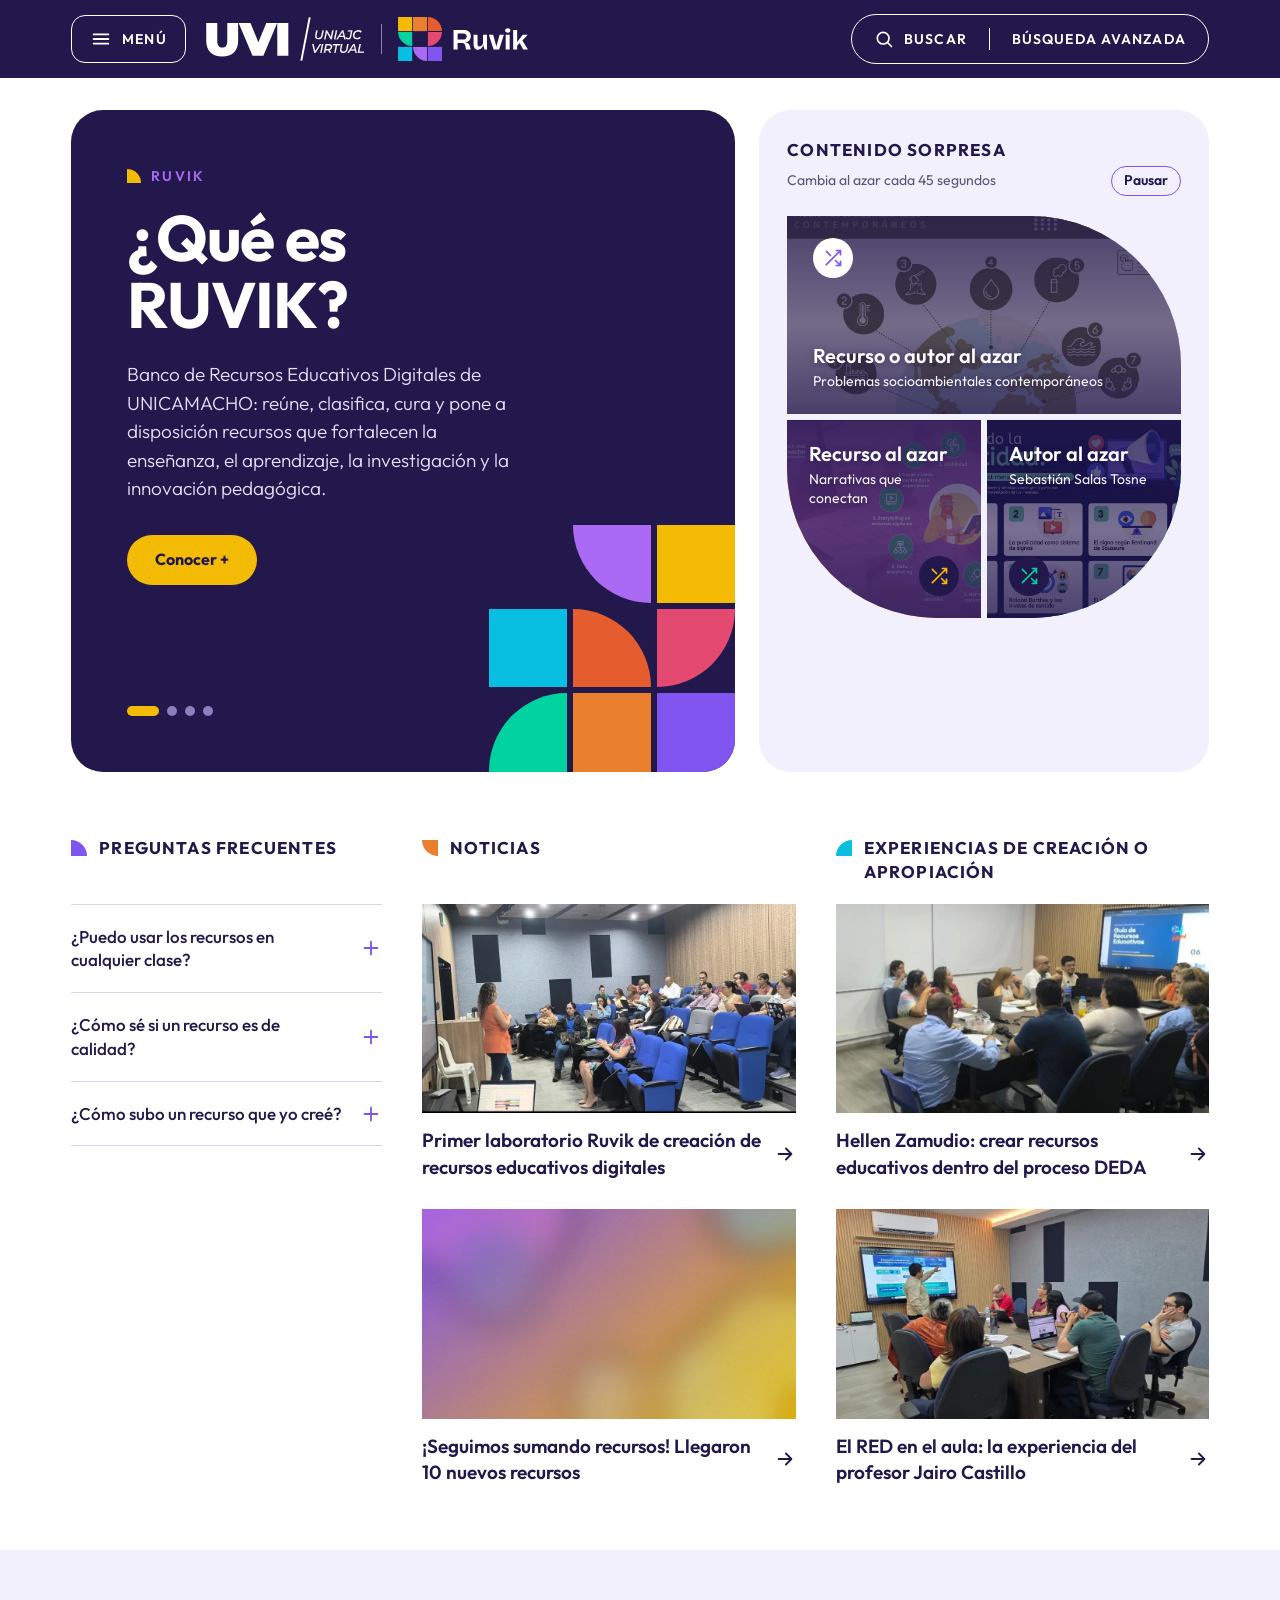
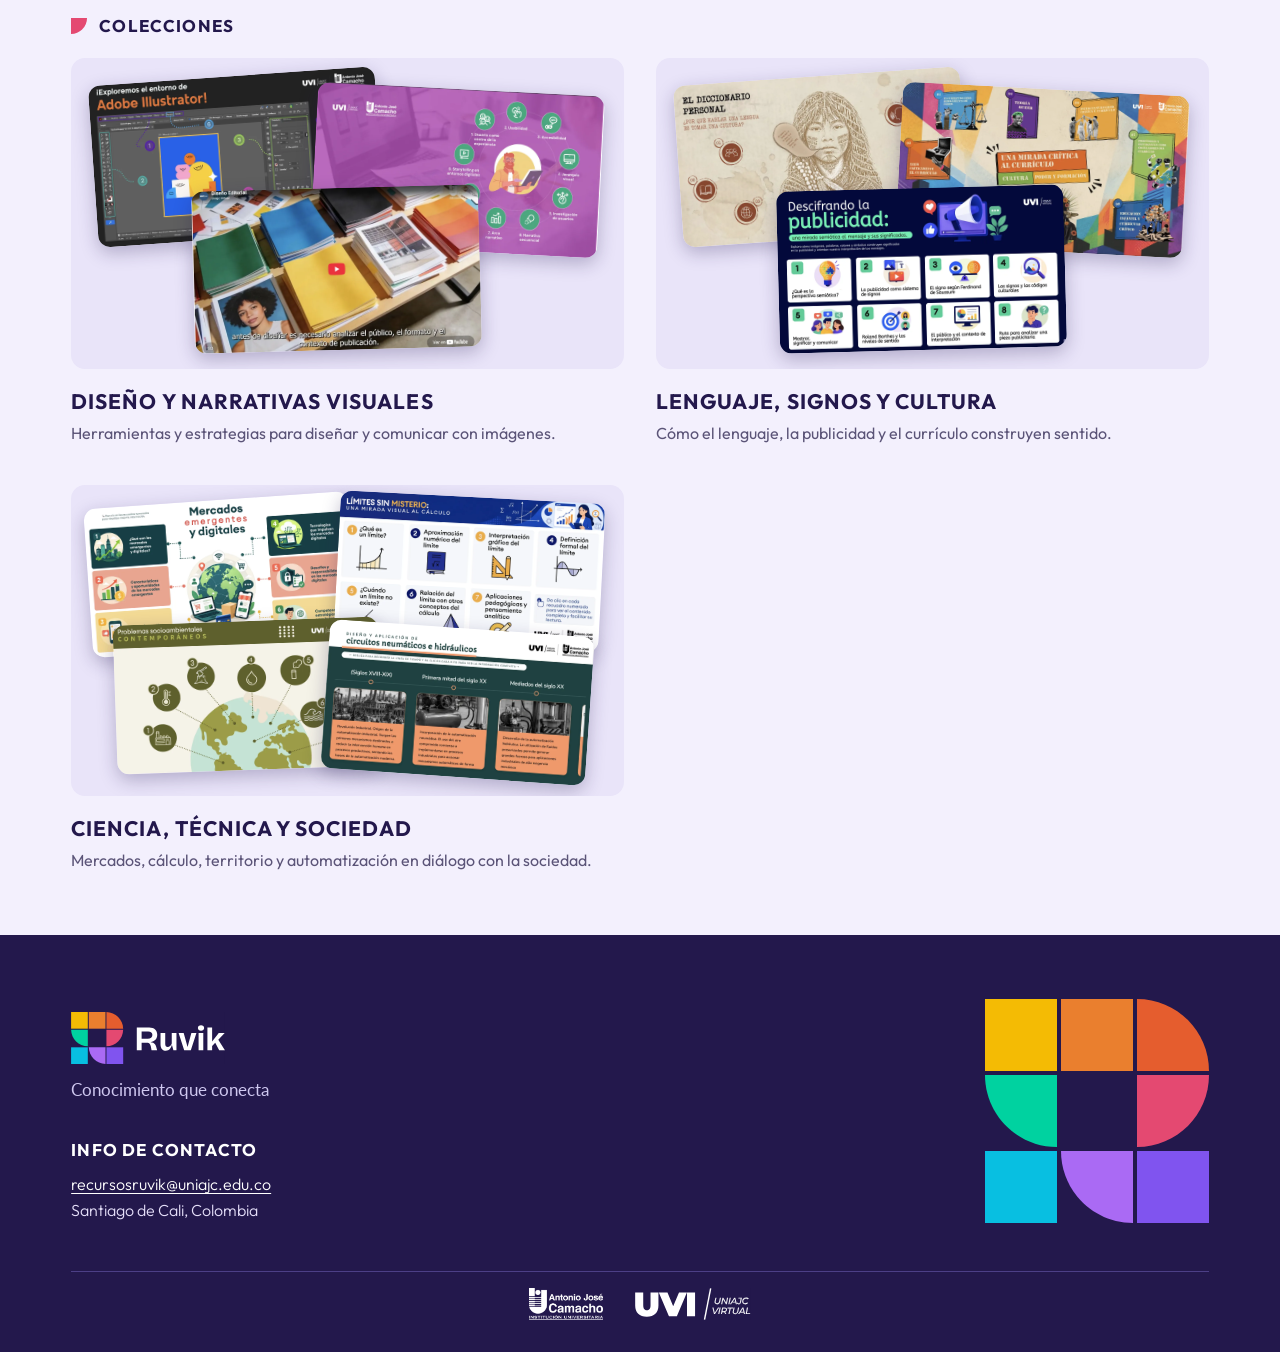
<file: docs/index.html>
<!doctype html>
<html lang="es">
<head>
  <meta charset="utf-8">
  <meta name="viewport" content="width=device-width, initial-scale=1">
  <title>RUVIK · Conocimiento que conecta</title>
  <meta name="description" content="RUVIK: un ecosistema digital para organizar, consultar, compartir y reutilizar recursos educativos. Institución Universitaria Antonio José Camacho.">
  <meta name="theme-color" content="#23184c">
  <link rel="icon" href="assets/img/mosaic-footer.svg" type="image/svg+xml">

  <link rel="preconnect" href="https://fonts.googleapis.com">
  <link rel="preconnect" href="https://fonts.gstatic.com" crossorigin>
  <link rel="stylesheet" href="https://fonts.googleapis.com/css2?family=Lato:wght@400&family=Outfit:wght@300;400;500;600;700&display=swap">

  <link rel="stylesheet" href="css/tokens.css">
  <link rel="stylesheet" href="css/base.css">
  <link rel="stylesheet" href="css/components.css">
  <link rel="stylesheet" href="css/layout.css">

  <script src="js/data.js" defer></script>
  <script src="js/main.js" defer></script>
</head>
<body>
  <a class="skip-link" href="#contenido">Saltar al contenido</a>

  <!-- ===================== Header ===================== -->
  <header class="site-header on-dark" id="inicio">
    <div class="container site-header__inner">
      <div class="site-header__left">
        <button class="header-btn header-btn--outlined" type="button" id="menu-toggle" aria-expanded="false" aria-controls="menu">
          <img class="header-btn__icon" src="assets/icons/menu.svg" width="22" height="22" alt="">
          <span class="header-btn__label t-label-button">Menú</span>
        </button>
        <div class="site-header__logos">
          <img class="site-header__logo-uniajc" src="assets/logos/uniajc-virtual.svg" width="158" height="44" alt="UNIAJC Virtual">
          <span class="site-header__divider" aria-hidden="true"></span>
          <a href="#inicio" aria-label="RUVIK, ir al inicio">
            <img src="assets/logos/ruvik.svg" width="130" height="44" alt="">
          </a>
        </div>
      </div>

      <div class="search-group">
        <button class="header-btn header-btn--segment" type="button" aria-label="Buscar" aria-haspopup="dialog" aria-controls="search" data-search-open>
          <img class="header-btn__icon" src="assets/icons/search.svg" width="20" height="20" alt="">
          <span class="header-btn__label t-label-button" aria-hidden="true">Buscar</span>
        </button>
        <span class="search-group__divider" aria-hidden="true"></span>
        <a class="header-btn header-btn--segment search-group__advanced" href="busqueda.html">
          <span class="t-label-button">Búsqueda avanzada</span>
        </a>
      </div>
    </div>
  </header>

  <main id="contenido">
    <!-- ===================== Hero + Contenido sorpresa ===================== -->
    <div class="container hero-section">
      <section class="hero on-dark" aria-roledescription="carrusel" aria-label="Presentación de RUVIK">
        <div class="hero__body">
          <div class="hero__slides">
            <div class="hero__slide is-active" role="group" aria-roledescription="diapositiva" aria-label="1 de 4">
              <div class="hero__copy">
                <div class="hero__titleblock">
                  <p class="hero__eyebrow t-heading-eyebrow"><span class="hero__marker" aria-hidden="true"></span>RUVIK</p>
                  <h1 class="hero__title t-display-h1">¿Qué es RUVIK?</h1>
                </div>
                <p class="hero__text t-body-lead">Banco de Recursos Educativos Digitales de UNICAMACHO: reúne, clasifica, cura y pone a disposición recursos que fortalecen la enseñanza, el aprendizaje, la investigación y la innovación pedagógica.</p>
              </div>
              <a class="btn-cta t-label-cta" href="que-es.html">Conocer +</a>
            </div>

            <div class="hero__slide" role="group" aria-roledescription="diapositiva" aria-label="2 de 4">
              <div class="hero__copy">
                <div class="hero__titleblock">
                  <p class="hero__eyebrow t-heading-eyebrow"><span class="hero__marker" aria-hidden="true"></span>RUVIK</p>
                  <h2 class="hero__title t-display-h1">Un banco abierto y cerrado</h2>
                </div>
                <p class="hero__text t-body-lead">Recursos educativos abiertos para consultar, descargar, reutilizar y adaptar, y recursos de uso interno validados con los lineamientos pedagógicos de UNICAMACHO.</p>
              </div>
              <a class="btn-cta t-label-cta" href="que-es.html#abierto-cerrado">Conocer +</a>
            </div>

            <div class="hero__slide" role="group" aria-roledescription="diapositiva" aria-label="3 de 4">
              <div class="hero__copy">
                <div class="hero__titleblock">
                  <p class="hero__eyebrow t-heading-eyebrow"><span class="hero__marker" aria-hidden="true"></span>RUVIK</p>
                  <h2 class="hero__title t-display-h1">Explora o busca directo</h2>
                </div>
                <p class="hero__text t-body-lead">Navega libremente por colecciones y curadurías, o usa la búsqueda avanzada si ya sabes qué recurso, tema o contenido necesitas.</p>
              </div>
              <a class="btn-cta t-label-cta" href="busqueda.html">Conocer +</a>
            </div>

            <div class="hero__slide" role="group" aria-roledescription="diapositiva" aria-label="4 de 4">
              <div class="hero__copy">
                <div class="hero__titleblock">
                  <p class="hero__eyebrow t-heading-eyebrow"><span class="hero__marker" aria-hidden="true"></span>RUVIK</p>
                  <h2 class="hero__title t-display-h1">Una comunidad en torno al conocimiento</h2>
                </div>
                <p class="hero__text t-body-lead">Conoce a quienes crean los recursos, comparte tus experiencias de uso y conversa en los comentarios de cada recurso.</p>
              </div>
              <a class="btn-cta t-label-cta" href="autores.html">Conocer +</a>
            </div>
          </div>

          <div class="hero__dots" role="group" aria-label="Elegir diapositiva">
            <button class="hero__dot" type="button" aria-label="Diapositiva 1" aria-current="true"></button>
            <button class="hero__dot" type="button" aria-label="Diapositiva 2"></button>
            <button class="hero__dot" type="button" aria-label="Diapositiva 3"></button>
            <button class="hero__dot" type="button" aria-label="Diapositiva 4"></button>
          </div>
        </div>

        <div class="hero__mosaics" aria-hidden="true">
          <div class="hero__mosaic mosaic is-active">
            <span class="cell"></span><span class="cell c-lilac cell--bl"></span><span class="cell c-yellow"></span>
            <span class="cell c-cyan"></span><span class="cell c-red-orange cell--tr"></span><span class="cell c-pink cell--br"></span>
            <span class="cell c-mint cell--tl"></span><span class="cell c-orange"></span><span class="cell c-violet"></span>
          </div>
          <div class="hero__mosaic mosaic">
            <span class="cell"></span><span class="cell c-red-orange cell--bl"></span><span class="cell c-pink"></span>
            <span class="cell c-mint"></span><span class="cell c-orange cell--tr"></span><span class="cell c-violet cell--br"></span>
            <span class="cell c-lilac cell--tl"></span><span class="cell c-yellow"></span><span class="cell c-cyan"></span>
          </div>
          <div class="hero__mosaic mosaic">
            <span class="cell"></span><span class="cell c-orange cell--bl"></span><span class="cell c-violet"></span>
            <span class="cell c-lilac"></span><span class="cell c-yellow cell--tr"></span><span class="cell c-cyan cell--br"></span>
            <span class="cell c-red-orange cell--tl"></span><span class="cell c-pink"></span><span class="cell c-mint"></span>
          </div>
          <div class="hero__mosaic mosaic">
            <span class="cell"></span><span class="cell c-yellow cell--bl"></span><span class="cell c-cyan"></span>
            <span class="cell c-red-orange"></span><span class="cell c-pink cell--tr"></span><span class="cell c-mint cell--br"></span>
            <span class="cell c-orange cell--tl"></span><span class="cell c-violet"></span><span class="cell c-lilac"></span>
          </div>
        </div>
      </section>

      <section class="surprise" id="sorpresa" aria-labelledby="sorpresa-title">
        <div class="surprise__heading">
          <h2 class="t-heading-section" id="sorpresa-title">Contenido sorpresa</h2>
          <div class="surprise__row">
            <p class="surprise__sub t-body-small" id="sorpresa-sub">Cambia al azar cada 45 segundos</p>
            <button class="surprise__toggle t-body-small" type="button" aria-pressed="false" aria-describedby="sorpresa-sub" data-surprise-toggle hidden>Pausar</button>
          </div>
        </div>
        <div class="surprise__tiles">
          <a class="tile tile--violet" href="#" data-random="any">
            <span class="tile__icon"><img src="assets/icons/shuffle-violet.svg" width="20" height="20" alt=""></span>
            <span class="tile__label t-body-tile">Recurso o autor al azar</span>
          </a>
          <a class="tile tile--yellow" href="#" data-random="resource">
            <span class="tile__label t-body-tile">Recurso al azar</span>
            <span class="tile__icon"><img src="assets/icons/shuffle-yellow.svg" width="20" height="20" alt=""></span>
          </a>
          <a class="tile tile--mint" href="#" data-random="author">
            <span class="tile__label t-body-tile">Autor al azar</span>
            <span class="tile__icon"><img src="assets/icons/shuffle-mint.svg" width="20" height="20" alt=""></span>
          </a>
        </div>
      </section>
    </div>

    <!-- ===================== FAQ · Noticias · Experiencias ===================== -->
    <div class="container content-grid">
      <section class="content-block content-block--faq" id="faq" aria-labelledby="faq-title">
        <h2 class="section-title" id="faq-title">
          <span class="section-title__marker cell c-violet cell--tr" aria-hidden="true"></span>
          <span class="section-title__text t-heading-section">Preguntas frecuentes</span>
        </h2>
        <div class="faq">
          <div class="faq__item">
            <h3>
              <button class="faq__button" type="button" aria-expanded="false" aria-controls="faq-1">
                <span class="faq__question t-body-faq">¿Puedo usar los recursos en cualquier clase?</span>
                <img class="faq__icon faq__icon--plus" src="assets/icons/plus.svg" width="22" height="22" alt="">
                <img class="faq__icon faq__icon--minus" src="assets/icons/minus.svg" width="22" height="22" alt="">
              </button>
            </h3>
            <div class="faq__answer t-body-default" id="faq-1" hidden>
              <p>Los recursos abiertos (REA) se pueden consultar, descargar, reutilizar y adaptar bajo licencias abiertas. Los recursos de uso interno fueron diseñados por expertos asociados y validados con los saberes y lineamientos pedagógicos de la institución, así que sirven de apoyo directo en tus clases.</p>
            </div>
          </div>
          <div class="faq__item">
            <h3>
              <button class="faq__button" type="button" aria-expanded="false" aria-controls="faq-2">
                <span class="faq__question t-body-faq">¿Cómo sé si un recurso es de calidad?</span>
                <img class="faq__icon faq__icon--plus" src="assets/icons/plus.svg" width="22" height="22" alt="">
                <img class="faq__icon faq__icon--minus" src="assets/icons/minus.svg" width="22" height="22" alt="">
              </button>
            </h3>
            <div class="faq__answer t-body-default" id="faq-2" hidden>
              <p>Cada recurso pasa por un proceso de curaduría que empieza con la Ficha No. 1 Ruvik, donde se revisa y completa su información. Además, RUVIK ofrece guías de uso y evaluación basadas en criterios de calidad reconocidos internacionalmente y ajustados a nuestro contexto.</p>
            </div>
          </div>
          <div class="faq__item">
            <h3>
              <button class="faq__button" type="button" aria-expanded="false" aria-controls="faq-3">
                <span class="faq__question t-body-faq">¿Cómo subo un recurso que yo creé?</span>
                <img class="faq__icon faq__icon--plus" src="assets/icons/plus.svg" width="22" height="22" alt="">
                <img class="faq__icon faq__icon--minus" src="assets/icons/minus.svg" width="22" height="22" alt="">
              </button>
            </h3>
            <div class="faq__answer t-body-default" id="faq-3" hidden>
              <p>El primer paso es diligenciar la Ficha No. 1 Ruvik, que inicia la curaduría del recurso antes de publicarlo. RUVIK también promoverá talleres y laboratorios de creación de recursos educativos digitales. Escríbenos a recursosruvik@uniajc.edu.co.</p>
            </div>
          </div>
        </div>
      </section>

      <section class="content-block" id="noticias" aria-labelledby="noticias-title">
        <h2 class="section-title" id="noticias-title">
          <span class="section-title__marker cell c-orange cell--bl" aria-hidden="true"></span>
          <span class="section-title__text t-heading-section">Noticias</span>
        </h2>
        <ul class="card-list">
          <li>
            <a class="card-news" href="articulo.html?t=noticia-1">
              <img class="card-news__image" src="assets/img/noticia-laboratorio-ruvik.webp" width="960" height="540" loading="lazy" alt="">
              <div class="card-news__row">
                <h3 class="card-news__title t-body-card-title">Primer laboratorio Ruvik de creación de recursos educativos digitales</h3>
                <span class="arrow" aria-hidden="true">
                  <img class="arrow__default" src="assets/icons/arrow.svg" width="22" height="22" alt="">
                  <img class="arrow__hover" src="assets/icons/arrow-hover.svg" width="22" height="22" alt="">
                </span>
              </div>
            </a>
          </li>
          <li>
            <a class="card-news" href="articulo.html?t=noticia-2">
              <img class="card-news__image" src="assets/img/placeholder-noticia-2.jpg" width="960" height="540" loading="lazy" alt="">
              <div class="card-news__row">
                <h3 class="card-news__title t-body-card-title">¡Seguimos sumando recursos! Llegaron 10 nuevos recursos</h3>
                <span class="arrow" aria-hidden="true">
                  <img class="arrow__default" src="assets/icons/arrow.svg" width="22" height="22" alt="">
                  <img class="arrow__hover" src="assets/icons/arrow-hover.svg" width="22" height="22" alt="">
                </span>
              </div>
            </a>
          </li>
        </ul>
      </section>

      <section class="content-block" id="experiencias" aria-labelledby="experiencias-title">
        <h2 class="section-title" id="experiencias-title">
          <span class="section-title__marker cell c-cyan cell--tl" aria-hidden="true"></span>
          <span class="section-title__text t-heading-section">Experiencias de creación o apropiación</span>
        </h2>
        <ul class="card-list">
          <li>
            <a class="card-news" href="articulo.html?t=experiencia-1">
              <img class="card-news__image" src="assets/img/experiencia-hellen-zamudio.webp" width="960" height="540" loading="lazy" alt="">
              <div class="card-news__row">
                <h3 class="card-news__title t-body-card-title">Hellen Zamudio: crear recursos educativos dentro del proceso DEDA</h3>
                <span class="arrow" aria-hidden="true">
                  <img class="arrow__default" src="assets/icons/arrow.svg" width="22" height="22" alt="">
                  <img class="arrow__hover" src="assets/icons/arrow-hover.svg" width="22" height="22" alt="">
                </span>
              </div>
            </a>
          </li>
          <li>
            <a class="card-news" href="articulo.html?t=experiencia-2">
              <img class="card-news__image" src="assets/img/experiencia-jairo-castillo.webp" width="960" height="540" loading="lazy" alt="">
              <div class="card-news__row">
                <h3 class="card-news__title t-body-card-title">El RED en el aula: la experiencia del profesor Jairo Castillo</h3>
                <span class="arrow" aria-hidden="true">
                  <img class="arrow__default" src="assets/icons/arrow.svg" width="22" height="22" alt="">
                  <img class="arrow__hover" src="assets/icons/arrow-hover.svg" width="22" height="22" alt="">
                </span>
              </div>
            </a>
          </li>
        </ul>
      </section>
    </div>

    <!-- ===================== Colecciones ===================== -->
    <section class="collections" id="colecciones" aria-labelledby="colecciones-title">
      <div class="container">
        <h2 class="section-title" id="colecciones-title">
          <span class="section-title__marker cell c-pink cell--br" aria-hidden="true"></span>
          <span class="section-title__text t-heading-section">Colecciones</span>
        </h2>
        <ul class="collections__grid">
          <li>
            <a class="card-collection" href="colecciones.html?c=diseno-y-narrativas-visuales">
              <div class="card-collection__image collage collage--3" aria-hidden="true"><img src="assets/img/recursos/1.webp" alt="" loading="lazy"><img src="assets/img/recursos/2.webp" alt="" loading="lazy"><img src="assets/img/recursos/3.webp" alt="" loading="lazy"></div>
              <div class="card-collection__text">
                <h3 class="card-collection__title t-heading-collection">Diseño y narrativas visuales</h3>
                <span class="card-collection__desc t-body-default">Herramientas y estrategias para diseñar y comunicar con imágenes.</span>
              </div>
            </a>
          </li>
          <li>
            <a class="card-collection" href="colecciones.html?c=lenguaje-signos-y-cultura">
              <div class="card-collection__image collage collage--3" aria-hidden="true"><img src="assets/img/recursos/4.webp" alt="" loading="lazy"><img src="assets/img/recursos/5.webp" alt="" loading="lazy"><img src="assets/img/recursos/6.webp" alt="" loading="lazy"></div>
              <div class="card-collection__text">
                <h3 class="card-collection__title t-heading-collection">Lenguaje, signos y cultura</h3>
                <span class="card-collection__desc t-body-default">Cómo el lenguaje, la publicidad y el currículo construyen sentido.</span>
              </div>
            </a>
          </li>
          <li>
            <a class="card-collection" href="colecciones.html?c=ciencia-tecnica-y-sociedad">
              <div class="card-collection__image collage collage--4" aria-hidden="true"><img src="assets/img/recursos/7.webp" alt="" loading="lazy"><img src="assets/img/recursos/8.webp" alt="" loading="lazy"><img src="assets/img/recursos/9.webp" alt="" loading="lazy"><img src="assets/img/recursos/10.webp" alt="" loading="lazy"></div>
              <div class="card-collection__text">
                <h3 class="card-collection__title t-heading-collection">Ciencia, técnica y sociedad</h3>
                <span class="card-collection__desc t-body-default">Mercados, cálculo, territorio y automatización en diálogo con la sociedad.</span>
              </div>
            </a>
          </li>
        </ul>
      </div>
    </section>
  </main>

  <!-- ===================== Footer ===================== -->
  <footer class="site-footer on-dark" id="contacto">
    <div class="container site-footer__main">
      <div class="site-footer__info">
        <div class="site-footer__brand">
          <img src="assets/logos/ruvik.svg" width="154" height="52" alt="RUVIK">
          <p class="site-footer__tagline t-body-tagline">Conocimiento que conecta</p>
        </div>
        <div class="site-footer__contact">
          <h2 class="t-heading-section">Info de contacto</h2>
          <address class="site-footer__lines t-body-contact">
            <a class="site-footer__mail" href="mailto:recursosruvik@uniajc.edu.co">recursosruvik@uniajc.edu.co</a>
            <span>Santiago de Cali, Colombia</span>
          </address>
        </div>
      </div>
      <img class="site-footer__mosaic" src="assets/img/mosaic-footer.svg" width="224" height="224" alt="">
    </div>
    <div class="container site-footer__bottom">
      <div class="site-footer__logos">
        <img src="assets/logos/institucional.png" width="74" height="32" alt="Institución Universitaria Antonio José Camacho">
        <img src="assets/logos/uniajc-virtual.svg" width="115" height="32" alt="UNIAJC Virtual">
      </div>
    </div>
  </footer>

  <!-- ===================== Menú lateral ===================== -->
  <div class="menu on-dark" id="menu" hidden>
    <button class="menu__scrim" type="button" tabindex="-1" aria-label="Cerrar menú" data-menu-close></button>
    <div class="menu__panel" role="dialog" aria-modal="true" aria-labelledby="menu-title">
      <div class="menu__top">
        <h2 class="t-heading-section" id="menu-title">Menú</h2>
        <button class="menu__close" type="button" aria-label="Cerrar menú" data-menu-close>
          <img src="assets/icons/close.svg" width="22" height="22" alt="">
        </button>
      </div>
      <nav aria-label="Principal">
        <ul class="menu__items">
          <li><a class="menu__link t-body-faq" href="#inicio">Inicio</a></li>
          <li><a class="menu__link t-body-faq" href="que-es.html">¿Qué es RUVIK?</a></li>
          <li><a class="menu__link t-body-faq" href="#sorpresa">Contenido sorpresa</a></li>
          <li><a class="menu__link t-body-faq" href="#faq">Preguntas frecuentes</a></li>
          <li><a class="menu__link t-body-faq" href="#noticias">Noticias</a></li>
          <li><a class="menu__link t-body-faq" href="#experiencias">Experiencias</a></li>
          <li><a class="menu__link t-body-faq" href="#colecciones">Colecciones</a></li>
          <li><a class="menu__link t-body-faq" href="autores.html">Autores</a></li>
          <li><a class="menu__link t-body-faq" href="#contacto">Contacto</a></li>
          <li class="menu__item--mobile"><a class="menu__link t-body-faq" href="busqueda.html">Búsqueda avanzada</a></li>
        </ul>
      </nav>
    </div>
  </div>

  <!-- ===================== Modal de búsqueda ===================== -->
  <div class="search-modal" id="search" hidden>
    <div class="search-modal__scrim" data-search-close></div>
    <div class="search-modal__dialog" role="dialog" aria-modal="true" aria-labelledby="search-title">
      <div class="search-modal__top">
        <h2 class="section-title">
          <span class="section-title__marker cell c-yellow cell--tr" aria-hidden="true"></span>
          <span class="section-title__text t-heading-section" id="search-title">Buscar</span>
        </h2>
        <button class="search-modal__close" type="button" aria-label="Cerrar búsqueda" data-search-close>
          <img src="assets/icons/close-navy.svg" width="22" height="22" alt="">
        </button>
      </div>

      <form class="search-form" role="search" novalidate>
        <label class="search-field">
          <span class="visually-hidden">Término de búsqueda</span>
          <img src="assets/icons/search-navy.svg" width="20" height="20" alt="">
          <input class="search-field__input t-body-faq" type="search" name="q" id="search-input"
                 placeholder="Recursos, autores o colecciones" autocomplete="off" enterkeyhint="search">
        </label>
        <button class="btn-cta t-label-cta" type="submit">Buscar</button>
      </form>

      <p class="search-modal__hint t-body-small" id="search-hint">Escribe una palabra y presiona Enter.</p>
    </div>
  </div>
</body>
</html>
</file>
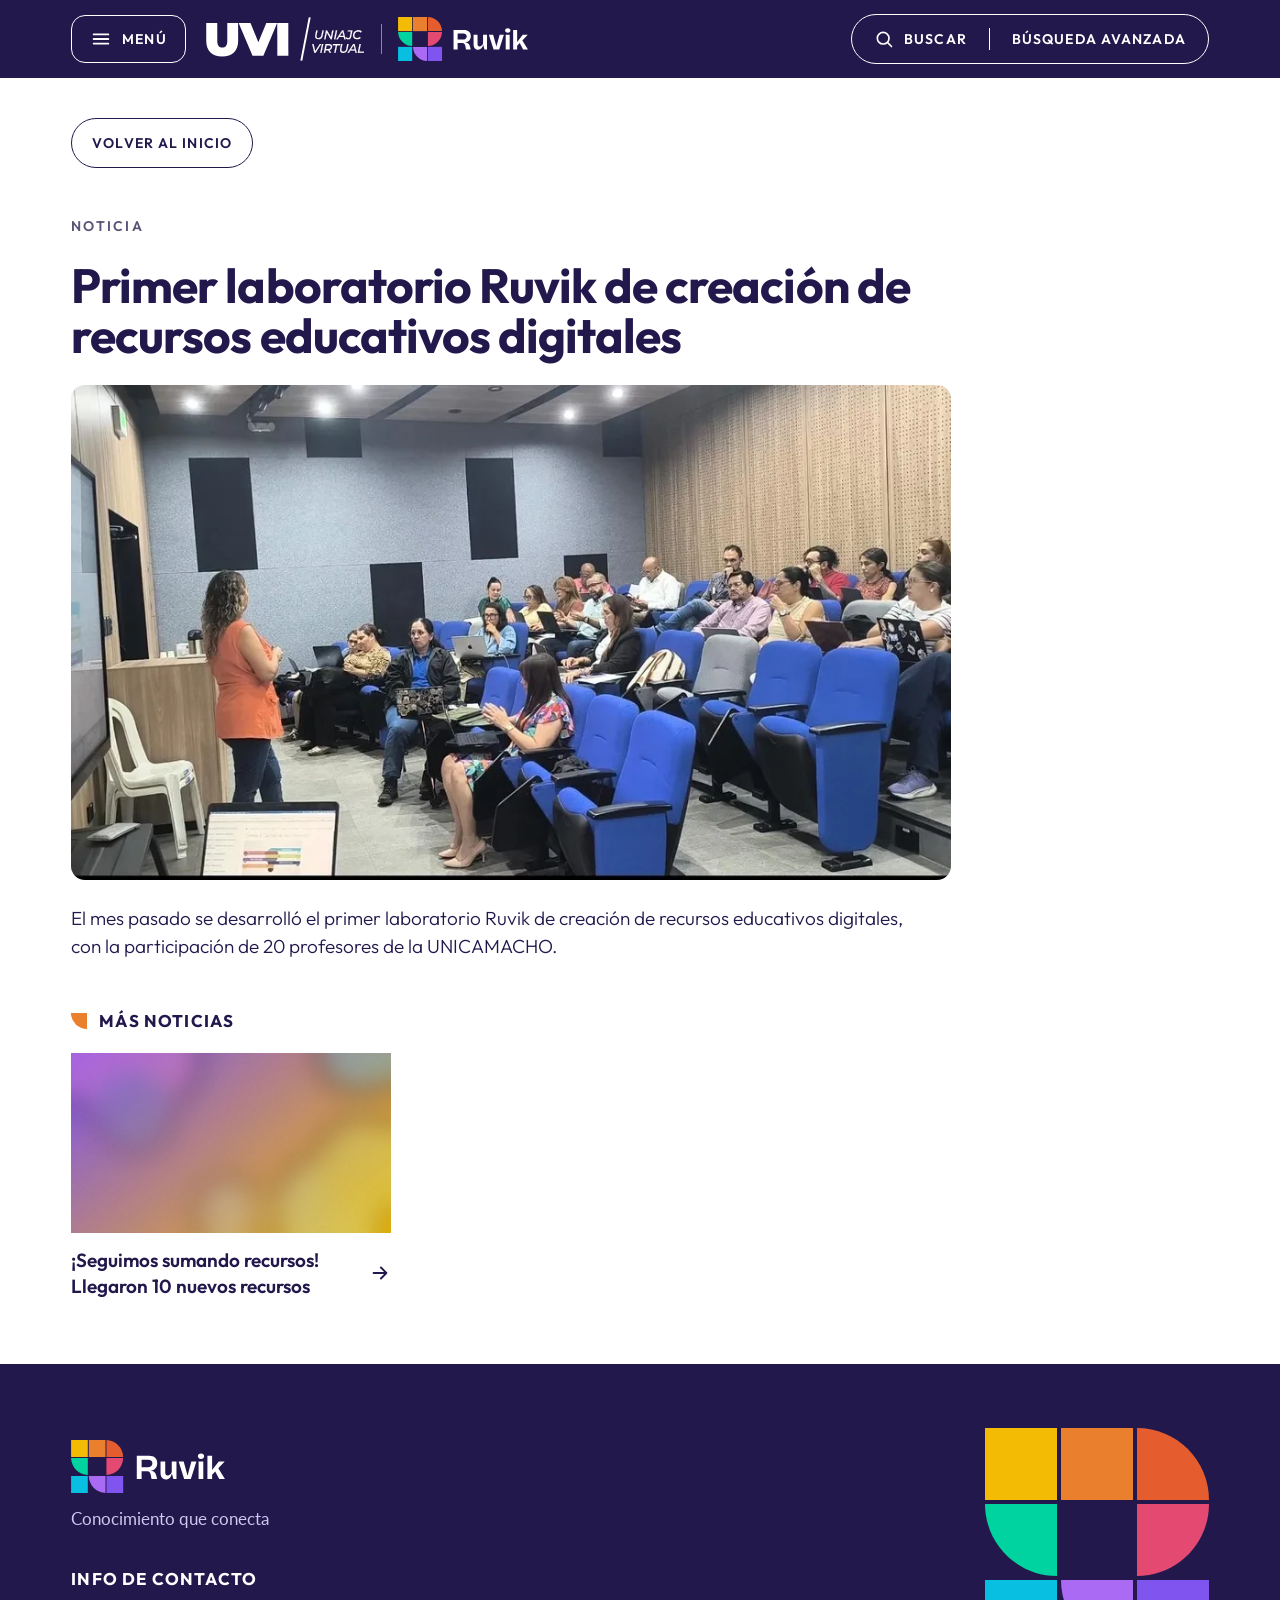
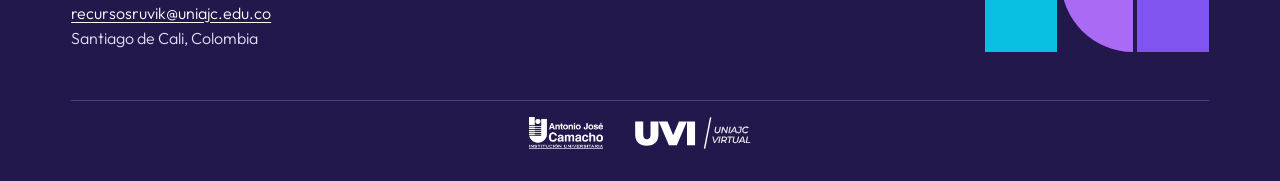
<file: docs/articulo.html>
<!doctype html>
<html lang="es">
<head>
  <meta charset="utf-8">
  <meta name="viewport" content="width=device-width, initial-scale=1">
  <title>Artículo · RUVIK</title>
  <meta name="description" content="Noticias y experiencias de RUVIK.">
  <meta name="theme-color" content="#23184c">
  <link rel="icon" href="assets/img/mosaic-footer.svg" type="image/svg+xml">

  <link rel="preconnect" href="https://fonts.googleapis.com">
  <link rel="preconnect" href="https://fonts.gstatic.com" crossorigin>
  <link rel="stylesheet" href="https://fonts.googleapis.com/css2?family=Lato:wght@400&family=Outfit:wght@300;400;500;600;700&display=swap">

  <link rel="stylesheet" href="css/tokens.css">
  <link rel="stylesheet" href="css/base.css">
  <link rel="stylesheet" href="css/components.css">
  <link rel="stylesheet" href="css/layout.css">
  <link rel="stylesheet" href="css/pages.css">
  <link rel="stylesheet" href="css/extras.css">

  <script src="js/data.js" defer></script>
  <script src="js/render.js" defer></script>
  <script src="js/main.js" defer></script>
  <script src="js/extras.js" defer></script>
</head>
<body>
  <a class="skip-link" href="#contenido">Saltar al contenido</a>

  <!-- ===================== Header ===================== -->
  <header class="site-header on-dark" id="inicio">
    <div class="container site-header__inner">
      <div class="site-header__left">
        <button class="header-btn header-btn--outlined" type="button" id="menu-toggle" aria-expanded="false" aria-controls="menu">
          <img class="header-btn__icon" src="assets/icons/menu.svg" width="22" height="22" alt="">
          <span class="header-btn__label t-label-button">Menú</span>
        </button>
        <div class="site-header__logos">
          <img class="site-header__logo-uniajc" src="assets/logos/uniajc-virtual.svg" width="158" height="44" alt="UNIAJC Virtual">
          <span class="site-header__divider" aria-hidden="true"></span>
          <a href="index.html" aria-label="RUVIK, ir al inicio">
            <img src="assets/logos/ruvik.svg" width="130" height="44" alt="">
          </a>
        </div>
      </div>

      <div class="search-group">
        <button class="header-btn header-btn--segment" type="button" aria-label="Buscar" aria-haspopup="dialog" aria-controls="search" data-search-open>
          <img class="header-btn__icon" src="assets/icons/search.svg" width="20" height="20" alt="">
          <span class="header-btn__label t-label-button" aria-hidden="true">Buscar</span>
        </button>
        <span class="search-group__divider" aria-hidden="true"></span>
        <a class="header-btn header-btn--segment search-group__advanced" href="busqueda.html">
          <span class="t-label-button">Búsqueda avanzada</span>
        </a>
      </div>
    </div>
  </header>

  <main id="contenido" data-page="articulo"></main>

  <!-- ===================== Footer ===================== -->
  <footer class="site-footer on-dark" id="contacto">
    <div class="container site-footer__main">
      <div class="site-footer__info">
        <div class="site-footer__brand">
          <img src="assets/logos/ruvik.svg" width="154" height="52" alt="RUVIK">
          <p class="site-footer__tagline t-body-tagline">Conocimiento que conecta</p>
        </div>
        <div class="site-footer__contact">
          <h2 class="t-heading-section">Info de contacto</h2>
          <address class="site-footer__lines t-body-contact">
            <a class="site-footer__mail" href="mailto:recursosruvik@uniajc.edu.co">recursosruvik@uniajc.edu.co</a>
            <span>Santiago de Cali, Colombia</span>
          </address>
        </div>
      </div>
      <img class="site-footer__mosaic" src="assets/img/mosaic-footer.svg" width="224" height="224" alt="">
    </div>
    <div class="container site-footer__bottom">
      <div class="site-footer__logos">
        <img src="assets/logos/institucional.png" width="74" height="32" alt="Institución Universitaria Antonio José Camacho">
        <img src="assets/logos/uniajc-virtual.svg" width="115" height="32" alt="UNIAJC Virtual">
      </div>
    </div>
  </footer>

  <!-- ===================== Menú lateral ===================== -->
  <div class="menu on-dark" id="menu" hidden>
    <button class="menu__scrim" type="button" tabindex="-1" aria-label="Cerrar menú" data-menu-close></button>
    <div class="menu__panel" role="dialog" aria-modal="true" aria-labelledby="menu-title">
      <div class="menu__top">
        <h2 class="t-heading-section" id="menu-title">Menú</h2>
        <button class="menu__close" type="button" aria-label="Cerrar menú" data-menu-close>
          <img src="assets/icons/close.svg" width="22" height="22" alt="">
        </button>
      </div>
      <nav aria-label="Principal">
        <ul class="menu__items">
          <li><a class="menu__link t-body-faq" href="index.html">Inicio</a></li>
          <li><a class="menu__link t-body-faq" href="que-es.html">¿Qué es RUVIK?</a></li>
          <li><a class="menu__link t-body-faq" href="index.html#sorpresa">Contenido sorpresa</a></li>
          <li><a class="menu__link t-body-faq" href="index.html#faq">Preguntas frecuentes</a></li>
          <li><a class="menu__link t-body-faq" href="index.html#noticias">Noticias</a></li>
          <li><a class="menu__link t-body-faq" href="index.html#experiencias">Experiencias</a></li>
          <li><a class="menu__link t-body-faq" href="index.html#colecciones">Colecciones</a></li>
          <li><a class="menu__link t-body-faq" href="autores.html">Autores</a></li>
          <li><a class="menu__link t-body-faq" href="#contacto">Contacto</a></li>
          <li class="menu__item--mobile"><a class="menu__link t-body-faq" href="busqueda.html">Búsqueda avanzada</a></li>
        </ul>
      </nav>
    </div>
  </div>

  <!-- ===================== Modal de búsqueda ===================== -->
  <div class="search-modal" id="search" hidden>
    <div class="search-modal__scrim" data-search-close></div>
    <div class="search-modal__dialog" role="dialog" aria-modal="true" aria-labelledby="search-title">
      <div class="search-modal__top">
        <h2 class="section-title">
          <span class="section-title__marker cell c-yellow cell--tr" aria-hidden="true"></span>
          <span class="section-title__text t-heading-section" id="search-title">Buscar</span>
        </h2>
        <button class="search-modal__close" type="button" aria-label="Cerrar búsqueda" data-search-close>
          <img src="assets/icons/close-navy.svg" width="22" height="22" alt="">
        </button>
      </div>

      <form class="search-form" role="search" novalidate>
        <label class="search-field">
          <span class="visually-hidden">Término de búsqueda</span>
          <img src="assets/icons/search-navy.svg" width="20" height="20" alt="">
          <input class="search-field__input t-body-faq" type="search" name="q" id="search-input"
                 placeholder="Recursos, autores o colecciones" autocomplete="off" enterkeyhint="search">
        </label>
        <button class="btn-cta t-label-cta" type="submit">Buscar</button>
      </form>

      <p class="search-modal__hint t-body-small" id="search-hint">Escribe una palabra y presiona Enter.</p>
    </div>
  </div>
</body>
</html>
</file>
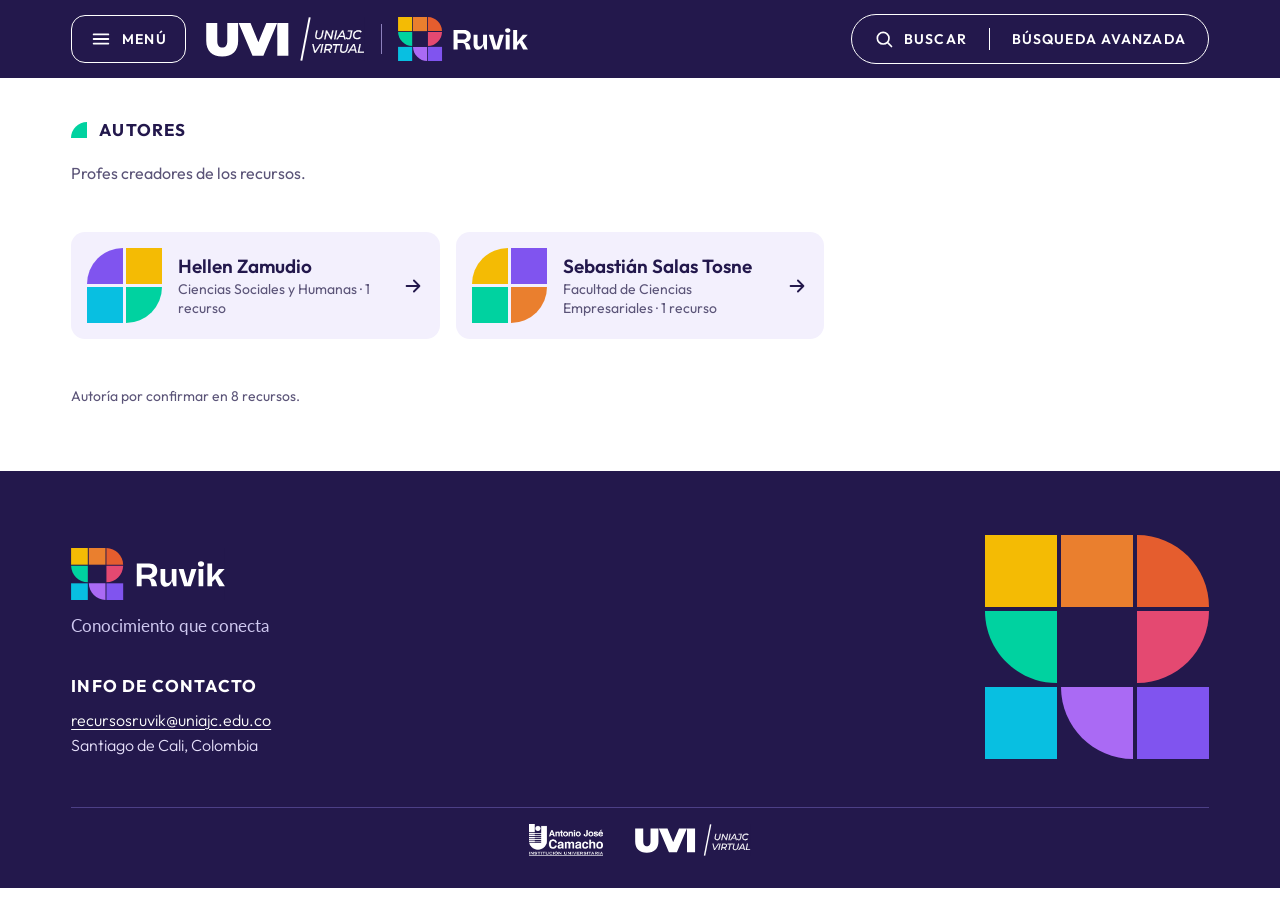
<file: docs/autores.html>
<!doctype html>
<html lang="es">
<head>
  <meta charset="utf-8">
  <meta name="viewport" content="width=device-width, initial-scale=1">
  <title>Autores · RUVIK</title>
  <meta name="description" content="Profes creadores de los recursos de RUVIK.">
  <meta name="theme-color" content="#23184c">
  <link rel="icon" href="assets/img/mosaic-footer.svg" type="image/svg+xml">

  <link rel="preconnect" href="https://fonts.googleapis.com">
  <link rel="preconnect" href="https://fonts.gstatic.com" crossorigin>
  <link rel="stylesheet" href="https://fonts.googleapis.com/css2?family=Lato:wght@400&family=Outfit:wght@300;400;500;600;700&display=swap">

  <link rel="stylesheet" href="css/tokens.css">
  <link rel="stylesheet" href="css/base.css">
  <link rel="stylesheet" href="css/components.css">
  <link rel="stylesheet" href="css/layout.css">
  <link rel="stylesheet" href="css/pages.css">
  <link rel="stylesheet" href="css/extras.css">

  <script src="js/data.js" defer></script>
  <script src="js/render.js" defer></script>
  <script src="js/main.js" defer></script>
  <script src="js/extras.js" defer></script>
</head>
<body>
  <a class="skip-link" href="#contenido">Saltar al contenido</a>

  <!-- ===================== Header ===================== -->
  <header class="site-header on-dark" id="inicio">
    <div class="container site-header__inner">
      <div class="site-header__left">
        <button class="header-btn header-btn--outlined" type="button" id="menu-toggle" aria-expanded="false" aria-controls="menu">
          <img class="header-btn__icon" src="assets/icons/menu.svg" width="22" height="22" alt="">
          <span class="header-btn__label t-label-button">Menú</span>
        </button>
        <div class="site-header__logos">
          <img class="site-header__logo-uniajc" src="assets/logos/uniajc-virtual.svg" width="158" height="44" alt="UNIAJC Virtual">
          <span class="site-header__divider" aria-hidden="true"></span>
          <a href="index.html" aria-label="RUVIK, ir al inicio">
            <img src="assets/logos/ruvik.svg" width="130" height="44" alt="">
          </a>
        </div>
      </div>

      <div class="search-group">
        <button class="header-btn header-btn--segment" type="button" aria-label="Buscar" aria-haspopup="dialog" aria-controls="search" data-search-open>
          <img class="header-btn__icon" src="assets/icons/search.svg" width="20" height="20" alt="">
          <span class="header-btn__label t-label-button" aria-hidden="true">Buscar</span>
        </button>
        <span class="search-group__divider" aria-hidden="true"></span>
        <a class="header-btn header-btn--segment search-group__advanced" href="busqueda.html">
          <span class="t-label-button">Búsqueda avanzada</span>
        </a>
      </div>
    </div>
  </header>

  <main id="contenido" data-page="autores"></main>

  <!-- ===================== Footer ===================== -->
  <footer class="site-footer on-dark" id="contacto">
    <div class="container site-footer__main">
      <div class="site-footer__info">
        <div class="site-footer__brand">
          <img src="assets/logos/ruvik.svg" width="154" height="52" alt="RUVIK">
          <p class="site-footer__tagline t-body-tagline">Conocimiento que conecta</p>
        </div>
        <div class="site-footer__contact">
          <h2 class="t-heading-section">Info de contacto</h2>
          <address class="site-footer__lines t-body-contact">
            <a class="site-footer__mail" href="mailto:recursosruvik@uniajc.edu.co">recursosruvik@uniajc.edu.co</a>
            <span>Santiago de Cali, Colombia</span>
          </address>
        </div>
      </div>
      <img class="site-footer__mosaic" src="assets/img/mosaic-footer.svg" width="224" height="224" alt="">
    </div>
    <div class="container site-footer__bottom">
      <div class="site-footer__logos">
        <img src="assets/logos/institucional.png" width="74" height="32" alt="Institución Universitaria Antonio José Camacho">
        <img src="assets/logos/uniajc-virtual.svg" width="115" height="32" alt="UNIAJC Virtual">
      </div>
    </div>
  </footer>

  <!-- ===================== Menú lateral ===================== -->
  <div class="menu on-dark" id="menu" hidden>
    <button class="menu__scrim" type="button" tabindex="-1" aria-label="Cerrar menú" data-menu-close></button>
    <div class="menu__panel" role="dialog" aria-modal="true" aria-labelledby="menu-title">
      <div class="menu__top">
        <h2 class="t-heading-section" id="menu-title">Menú</h2>
        <button class="menu__close" type="button" aria-label="Cerrar menú" data-menu-close>
          <img src="assets/icons/close.svg" width="22" height="22" alt="">
        </button>
      </div>
      <nav aria-label="Principal">
        <ul class="menu__items">
          <li><a class="menu__link t-body-faq" href="index.html">Inicio</a></li>
          <li><a class="menu__link t-body-faq" href="que-es.html">¿Qué es RUVIK?</a></li>
          <li><a class="menu__link t-body-faq" href="index.html#sorpresa">Contenido sorpresa</a></li>
          <li><a class="menu__link t-body-faq" href="index.html#faq">Preguntas frecuentes</a></li>
          <li><a class="menu__link t-body-faq" href="index.html#noticias">Noticias</a></li>
          <li><a class="menu__link t-body-faq" href="index.html#experiencias">Experiencias</a></li>
          <li><a class="menu__link t-body-faq" href="index.html#colecciones">Colecciones</a></li>
          <li><a class="menu__link t-body-faq" href="autores.html">Autores</a></li>
          <li><a class="menu__link t-body-faq" href="#contacto">Contacto</a></li>
          <li class="menu__item--mobile"><a class="menu__link t-body-faq" href="busqueda.html">Búsqueda avanzada</a></li>
        </ul>
      </nav>
    </div>
  </div>

  <!-- ===================== Modal de búsqueda ===================== -->
  <div class="search-modal" id="search" hidden>
    <div class="search-modal__scrim" data-search-close></div>
    <div class="search-modal__dialog" role="dialog" aria-modal="true" aria-labelledby="search-title">
      <div class="search-modal__top">
        <h2 class="section-title">
          <span class="section-title__marker cell c-yellow cell--tr" aria-hidden="true"></span>
          <span class="section-title__text t-heading-section" id="search-title">Buscar</span>
        </h2>
        <button class="search-modal__close" type="button" aria-label="Cerrar búsqueda" data-search-close>
          <img src="assets/icons/close-navy.svg" width="22" height="22" alt="">
        </button>
      </div>

      <form class="search-form" role="search" novalidate>
        <label class="search-field">
          <span class="visually-hidden">Término de búsqueda</span>
          <img src="assets/icons/search-navy.svg" width="20" height="20" alt="">
          <input class="search-field__input t-body-faq" type="search" name="q" id="search-input"
                 placeholder="Recursos, autores o colecciones" autocomplete="off" enterkeyhint="search">
        </label>
        <button class="btn-cta t-label-cta" type="submit">Buscar</button>
      </form>

      <p class="search-modal__hint t-body-small" id="search-hint">Escribe una palabra y presiona Enter.</p>
    </div>
  </div>
</body>
</html>
</file>
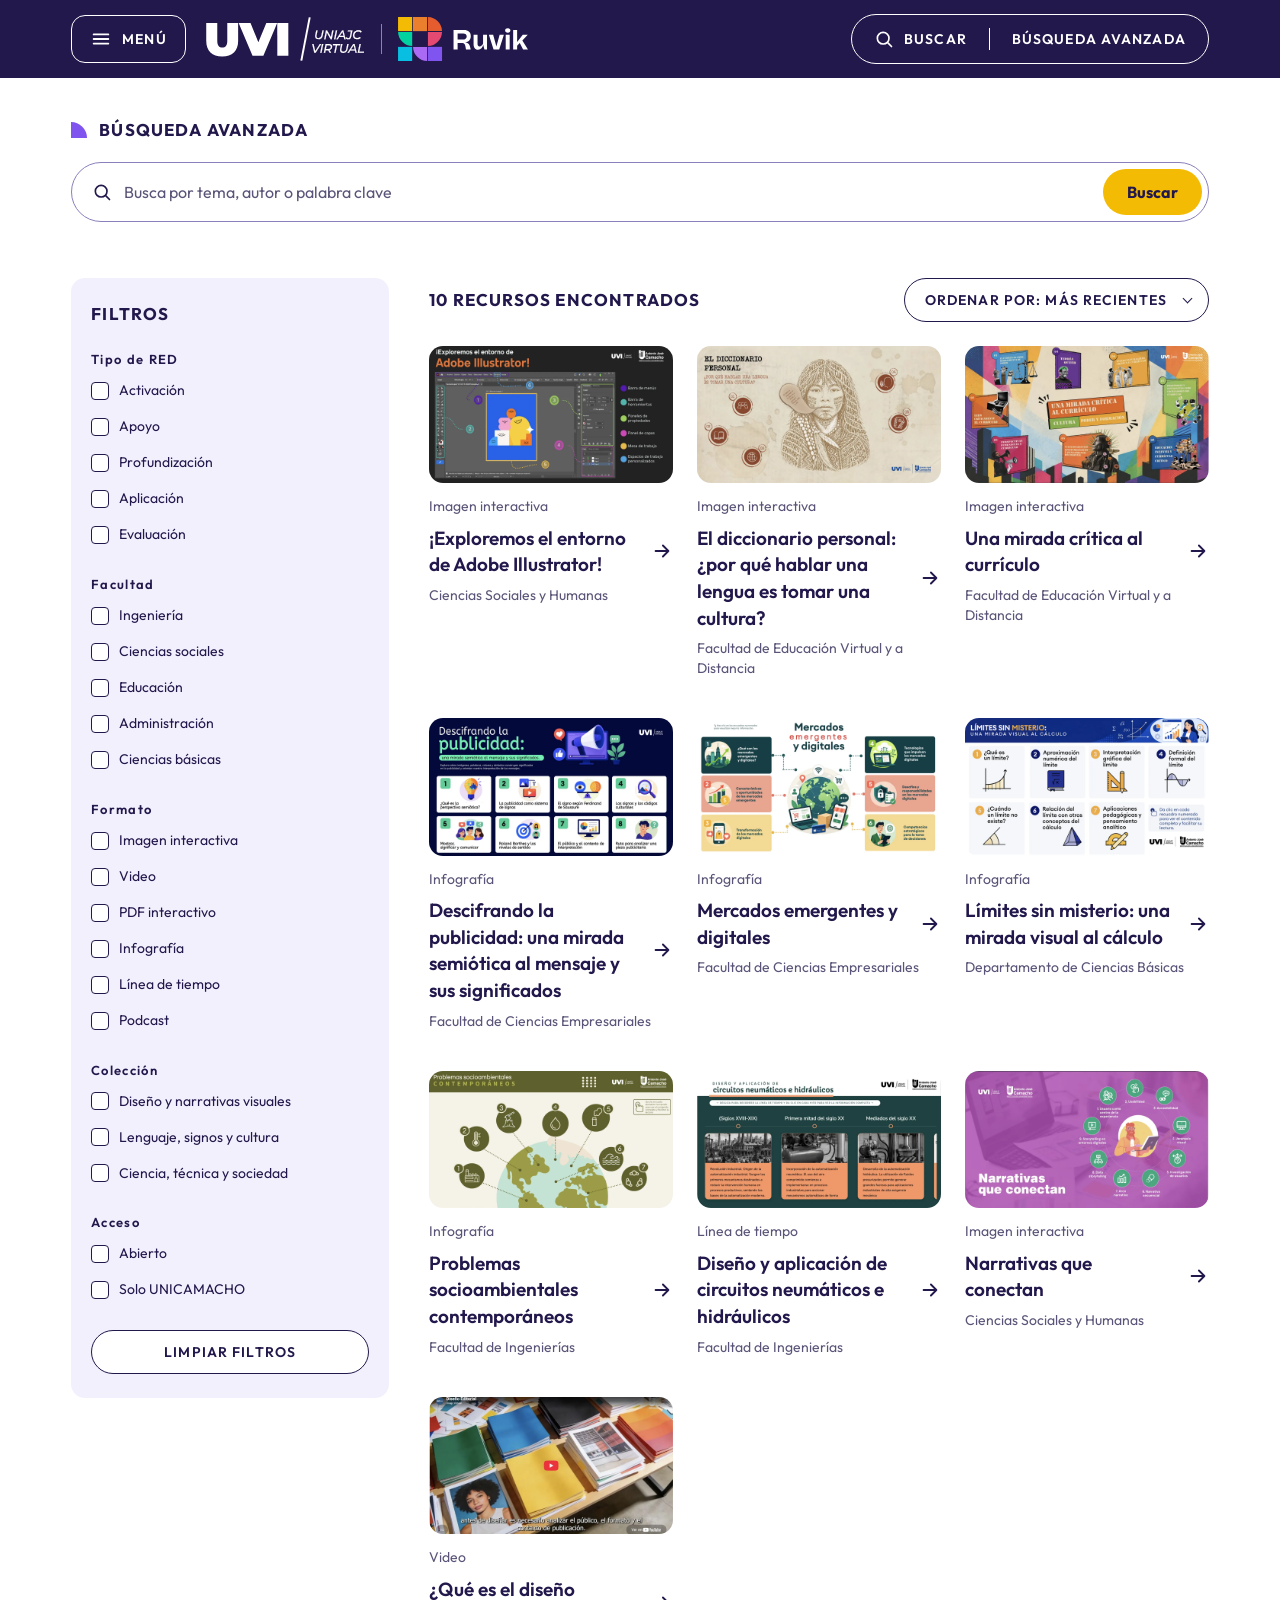
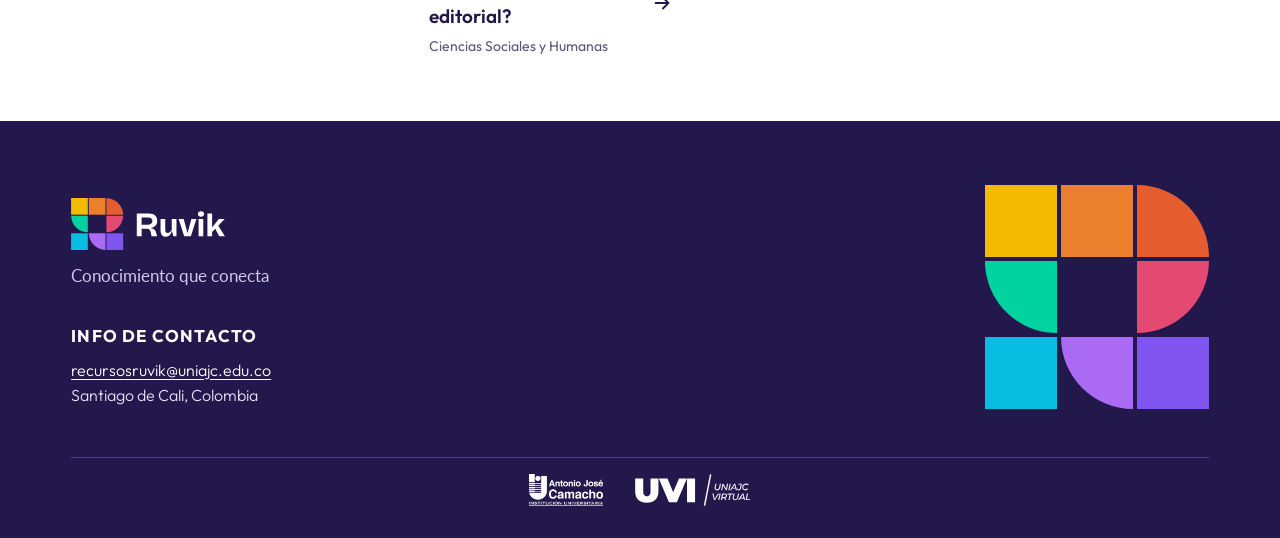
<file: docs/busqueda.html>
<!doctype html>
<html lang="es">
<head>
  <meta charset="utf-8">
  <meta name="viewport" content="width=device-width, initial-scale=1">
  <title>Búsqueda avanzada · RUVIK</title>
  <meta name="description" content="Busca recursos educativos de RUVIK por tema, autor o palabra clave y filtra por tipo, facultad, formato, colección y acceso.">
  <meta name="theme-color" content="#23184c">
  <link rel="icon" href="assets/img/mosaic-footer.svg" type="image/svg+xml">

  <link rel="preconnect" href="https://fonts.googleapis.com">
  <link rel="preconnect" href="https://fonts.gstatic.com" crossorigin>
  <link rel="stylesheet" href="https://fonts.googleapis.com/css2?family=Lato:wght@400&family=Outfit:wght@300;400;500;600;700&display=swap">

  <link rel="stylesheet" href="css/tokens.css">
  <link rel="stylesheet" href="css/base.css">
  <link rel="stylesheet" href="css/components.css">
  <link rel="stylesheet" href="css/layout.css">
  <link rel="stylesheet" href="css/pages.css">

  <script src="js/data.js" defer></script>
  <script src="js/render.js" defer></script>
  <script src="js/main.js" defer></script>
  <script src="js/busqueda.js" defer></script>
</head>
<body>
  <a class="skip-link" href="#contenido">Saltar al contenido</a>

  <!-- ===================== Header ===================== -->
  <header class="site-header on-dark" id="inicio">
    <div class="container site-header__inner">
      <div class="site-header__left">
        <button class="header-btn header-btn--outlined" type="button" id="menu-toggle" aria-expanded="false" aria-controls="menu">
          <img class="header-btn__icon" src="assets/icons/menu.svg" width="22" height="22" alt="">
          <span class="header-btn__label t-label-button">Menú</span>
        </button>
        <div class="site-header__logos">
          <img class="site-header__logo-uniajc" src="assets/logos/uniajc-virtual.svg" width="158" height="44" alt="UNIAJC Virtual">
          <span class="site-header__divider" aria-hidden="true"></span>
          <a href="index.html" aria-label="RUVIK, ir al inicio">
            <img src="assets/logos/ruvik.svg" width="130" height="44" alt="">
          </a>
        </div>
      </div>

      <div class="search-group">
        <button class="header-btn header-btn--segment" type="button" aria-label="Buscar" aria-haspopup="dialog" aria-controls="search" data-search-open>
          <img class="header-btn__icon" src="assets/icons/search.svg" width="20" height="20" alt="">
          <span class="header-btn__label t-label-button" aria-hidden="true">Buscar</span>
        </button>
        <span class="search-group__divider" aria-hidden="true"></span>
        <a class="header-btn header-btn--segment search-group__advanced" href="busqueda.html" aria-current="page">
          <span class="t-label-button">Búsqueda avanzada</span>
        </a>
      </div>
    </div>
  </header>

  <main id="contenido" data-page="busqueda">
    <!-- Filtros y resultados se completan con js/busqueda.js -->
    <div class="container page">
      <section class="page__section" aria-labelledby="busqueda-title">
        <h1 class="section-title" id="busqueda-title">
          <span class="section-title__marker cell c-violet cell--tr" aria-hidden="true"></span>
          <span class="section-title__text t-heading-section">Búsqueda avanzada</span>
        </h1>

        <form class="search-bar" role="search" id="advanced-search" novalidate>
          <label class="visually-hidden" for="q">Buscar recursos</label>
          <img src="assets/icons/search-navy.svg" width="20" height="20" alt="">
          <input class="search-bar__input t-body-default" type="search" name="q" id="q"
                 placeholder="Busca por tema, autor o palabra clave" autocomplete="off" enterkeyhint="search">
          <button class="btn-cta btn-cta--on-light t-label-cta" type="submit">Buscar</button>
        </form>
      </section>

      <div class="search-layout">
        <aside class="filters" aria-label="Filtros">
          <button class="filters__toggle" type="button" aria-expanded="false" aria-controls="filters-body">
            <span class="t-heading-section">Filtros <span class="filters__count"></span></span>
            <img class="filters__toggle-icon" src="assets/icons/plus.svg" width="22" height="22" alt="">
          </button>
          <form class="filters__body" id="filters-body" novalidate>
            <h2 class="filters__heading t-heading-section">Filtros</h2>
            <!-- Los grupos de filtros se generan desde RUVIK.filters (js/data.js) -->
            <button class="btn-outline btn-outline--block t-label-button" type="reset">Limpiar filtros</button>
          </form>
        </aside>

        <section class="results" aria-labelledby="results-count">
          <div class="results__top">
            <h2 class="t-heading-section" id="results-count" aria-live="polite"></h2>
            <label class="sort">
              <span class="visually-hidden">Ordenar por</span>
              <select class="sort__select" id="sort">
                <option value="recent">Ordenar por: más recientes</option>
                <option value="az">Ordenar por: título A–Z</option>
                <option value="za">Ordenar por: título Z–A</option>
              </select>
            </label>
          </div>
          <ul class="resource-grid" id="results-list"></ul>
          <div class="search-result__body" id="results-empty" hidden>
            <span class="search-result__mosaic mosaic" aria-hidden="true">
              <span class="cell c-violet cell--tl"></span><span class="cell c-yellow"></span>
              <span class="cell c-mint"></span><span class="cell c-pink cell--br"></span>
            </span>
            <div class="search-result__text">
              <p class="search-result__title t-body-card-title">No encontramos recursos con esa búsqueda</p>
              <p class="search-result__desc t-body-default">Prueba con otras palabras o <button class="link" type="button" data-clear-all>limpia la búsqueda y los filtros</button>.</p>
            </div>
          </div>
        </section>
      </div>
    </div>
  </main>

  <!-- ===================== Footer ===================== -->
  <footer class="site-footer on-dark" id="contacto">
    <div class="container site-footer__main">
      <div class="site-footer__info">
        <div class="site-footer__brand">
          <img src="assets/logos/ruvik.svg" width="154" height="52" alt="RUVIK">
          <p class="site-footer__tagline t-body-tagline">Conocimiento que conecta</p>
        </div>
        <div class="site-footer__contact">
          <h2 class="t-heading-section">Info de contacto</h2>
          <address class="site-footer__lines t-body-contact">
            <a class="site-footer__mail" href="mailto:recursosruvik@uniajc.edu.co">recursosruvik@uniajc.edu.co</a>
            <span>Santiago de Cali, Colombia</span>
          </address>
        </div>
      </div>
      <img class="site-footer__mosaic" src="assets/img/mosaic-footer.svg" width="224" height="224" alt="">
    </div>
    <div class="container site-footer__bottom">
      <div class="site-footer__logos">
        <img src="assets/logos/institucional.png" width="74" height="32" alt="Institución Universitaria Antonio José Camacho">
        <img src="assets/logos/uniajc-virtual.svg" width="115" height="32" alt="UNIAJC Virtual">
      </div>
    </div>
  </footer>

  <!-- ===================== Menú lateral ===================== -->
  <div class="menu on-dark" id="menu" hidden>
    <button class="menu__scrim" type="button" tabindex="-1" aria-label="Cerrar menú" data-menu-close></button>
    <div class="menu__panel" role="dialog" aria-modal="true" aria-labelledby="menu-title">
      <div class="menu__top">
        <h2 class="t-heading-section" id="menu-title">Menú</h2>
        <button class="menu__close" type="button" aria-label="Cerrar menú" data-menu-close>
          <img src="assets/icons/close.svg" width="22" height="22" alt="">
        </button>
      </div>
      <nav aria-label="Principal">
        <ul class="menu__items">
          <li><a class="menu__link t-body-faq" href="index.html">Inicio</a></li>
          <li><a class="menu__link t-body-faq" href="que-es.html">¿Qué es RUVIK?</a></li>
          <li><a class="menu__link t-body-faq" href="index.html#sorpresa">Contenido sorpresa</a></li>
          <li><a class="menu__link t-body-faq" href="index.html#faq">Preguntas frecuentes</a></li>
          <li><a class="menu__link t-body-faq" href="index.html#noticias">Noticias</a></li>
          <li><a class="menu__link t-body-faq" href="index.html#experiencias">Experiencias</a></li>
          <li><a class="menu__link t-body-faq" href="index.html#colecciones">Colecciones</a></li>
          <li><a class="menu__link t-body-faq" href="autores.html">Autores</a></li>
          <li><a class="menu__link t-body-faq" href="#contacto">Contacto</a></li>
          <li class="menu__item--mobile"><a class="menu__link t-body-faq" href="busqueda.html">Búsqueda avanzada</a></li>
        </ul>
      </nav>
    </div>
  </div>

  <!-- ===================== Modal de búsqueda ===================== -->
  <div class="search-modal" id="search" hidden>
    <div class="search-modal__scrim" data-search-close></div>
    <div class="search-modal__dialog" role="dialog" aria-modal="true" aria-labelledby="search-title">
      <div class="search-modal__top">
        <h2 class="section-title">
          <span class="section-title__marker cell c-yellow cell--tr" aria-hidden="true"></span>
          <span class="section-title__text t-heading-section" id="search-title">Buscar</span>
        </h2>
        <button class="search-modal__close" type="button" aria-label="Cerrar búsqueda" data-search-close>
          <img src="assets/icons/close-navy.svg" width="22" height="22" alt="">
        </button>
      </div>

      <form class="search-form" role="search" novalidate>
        <label class="search-field">
          <span class="visually-hidden">Término de búsqueda</span>
          <img src="assets/icons/search-navy.svg" width="20" height="20" alt="">
          <input class="search-field__input t-body-faq" type="search" name="q" id="search-input"
                 placeholder="Recursos, autores o colecciones" autocomplete="off" enterkeyhint="search">
        </label>
        <button class="btn-cta t-label-cta" type="submit">Buscar</button>
      </form>

      <p class="search-modal__hint t-body-small" id="search-hint">Escribe una palabra y presiona Enter.</p>
    </div>
  </div>
</body>
</html>
</file>
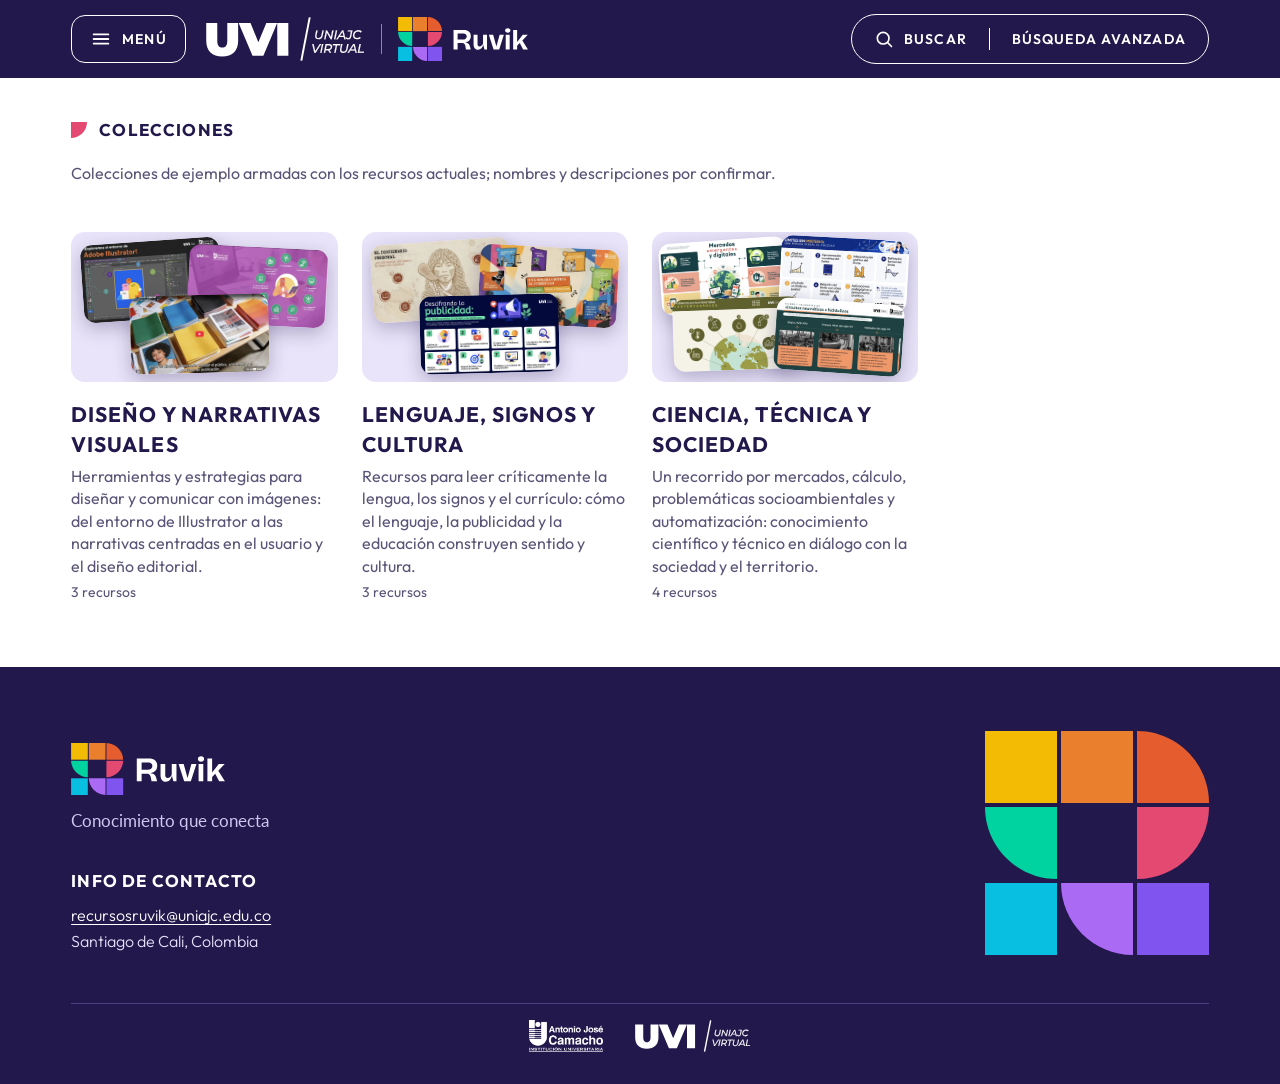
<file: docs/colecciones.html>
<!doctype html>
<html lang="es">
<head>
  <meta charset="utf-8">
  <meta name="viewport" content="width=device-width, initial-scale=1">
  <title>Colecciones · RUVIK</title>
  <meta name="description" content="Colecciones de recursos educativos de RUVIK.">
  <meta name="theme-color" content="#23184c">
  <link rel="icon" href="assets/img/mosaic-footer.svg" type="image/svg+xml">

  <link rel="preconnect" href="https://fonts.googleapis.com">
  <link rel="preconnect" href="https://fonts.gstatic.com" crossorigin>
  <link rel="stylesheet" href="https://fonts.googleapis.com/css2?family=Lato:wght@400&family=Outfit:wght@300;400;500;600;700&display=swap">

  <link rel="stylesheet" href="css/tokens.css">
  <link rel="stylesheet" href="css/base.css">
  <link rel="stylesheet" href="css/components.css">
  <link rel="stylesheet" href="css/layout.css">
  <link rel="stylesheet" href="css/pages.css">
  <link rel="stylesheet" href="css/extras.css">

  <script src="js/data.js" defer></script>
  <script src="js/render.js" defer></script>
  <script src="js/main.js" defer></script>
  <script src="js/extras.js" defer></script>
</head>
<body>
  <a class="skip-link" href="#contenido">Saltar al contenido</a>

  <!-- ===================== Header ===================== -->
  <header class="site-header on-dark" id="inicio">
    <div class="container site-header__inner">
      <div class="site-header__left">
        <button class="header-btn header-btn--outlined" type="button" id="menu-toggle" aria-expanded="false" aria-controls="menu">
          <img class="header-btn__icon" src="assets/icons/menu.svg" width="22" height="22" alt="">
          <span class="header-btn__label t-label-button">Menú</span>
        </button>
        <div class="site-header__logos">
          <img class="site-header__logo-uniajc" src="assets/logos/uniajc-virtual.svg" width="158" height="44" alt="UNIAJC Virtual">
          <span class="site-header__divider" aria-hidden="true"></span>
          <a href="index.html" aria-label="RUVIK, ir al inicio">
            <img src="assets/logos/ruvik.svg" width="130" height="44" alt="">
          </a>
        </div>
      </div>

      <div class="search-group">
        <button class="header-btn header-btn--segment" type="button" aria-label="Buscar" aria-haspopup="dialog" aria-controls="search" data-search-open>
          <img class="header-btn__icon" src="assets/icons/search.svg" width="20" height="20" alt="">
          <span class="header-btn__label t-label-button" aria-hidden="true">Buscar</span>
        </button>
        <span class="search-group__divider" aria-hidden="true"></span>
        <a class="header-btn header-btn--segment search-group__advanced" href="busqueda.html">
          <span class="t-label-button">Búsqueda avanzada</span>
        </a>
      </div>
    </div>
  </header>

  <main id="contenido" data-page="colecciones"></main>

  <!-- ===================== Footer ===================== -->
  <footer class="site-footer on-dark" id="contacto">
    <div class="container site-footer__main">
      <div class="site-footer__info">
        <div class="site-footer__brand">
          <img src="assets/logos/ruvik.svg" width="154" height="52" alt="RUVIK">
          <p class="site-footer__tagline t-body-tagline">Conocimiento que conecta</p>
        </div>
        <div class="site-footer__contact">
          <h2 class="t-heading-section">Info de contacto</h2>
          <address class="site-footer__lines t-body-contact">
            <a class="site-footer__mail" href="mailto:recursosruvik@uniajc.edu.co">recursosruvik@uniajc.edu.co</a>
            <span>Santiago de Cali, Colombia</span>
          </address>
        </div>
      </div>
      <img class="site-footer__mosaic" src="assets/img/mosaic-footer.svg" width="224" height="224" alt="">
    </div>
    <div class="container site-footer__bottom">
      <div class="site-footer__logos">
        <img src="assets/logos/institucional.png" width="74" height="32" alt="Institución Universitaria Antonio José Camacho">
        <img src="assets/logos/uniajc-virtual.svg" width="115" height="32" alt="UNIAJC Virtual">
      </div>
    </div>
  </footer>

  <!-- ===================== Menú lateral ===================== -->
  <div class="menu on-dark" id="menu" hidden>
    <button class="menu__scrim" type="button" tabindex="-1" aria-label="Cerrar menú" data-menu-close></button>
    <div class="menu__panel" role="dialog" aria-modal="true" aria-labelledby="menu-title">
      <div class="menu__top">
        <h2 class="t-heading-section" id="menu-title">Menú</h2>
        <button class="menu__close" type="button" aria-label="Cerrar menú" data-menu-close>
          <img src="assets/icons/close.svg" width="22" height="22" alt="">
        </button>
      </div>
      <nav aria-label="Principal">
        <ul class="menu__items">
          <li><a class="menu__link t-body-faq" href="index.html">Inicio</a></li>
          <li><a class="menu__link t-body-faq" href="que-es.html">¿Qué es RUVIK?</a></li>
          <li><a class="menu__link t-body-faq" href="index.html#sorpresa">Contenido sorpresa</a></li>
          <li><a class="menu__link t-body-faq" href="index.html#faq">Preguntas frecuentes</a></li>
          <li><a class="menu__link t-body-faq" href="index.html#noticias">Noticias</a></li>
          <li><a class="menu__link t-body-faq" href="index.html#experiencias">Experiencias</a></li>
          <li><a class="menu__link t-body-faq" href="index.html#colecciones">Colecciones</a></li>
          <li><a class="menu__link t-body-faq" href="autores.html">Autores</a></li>
          <li><a class="menu__link t-body-faq" href="#contacto">Contacto</a></li>
          <li class="menu__item--mobile"><a class="menu__link t-body-faq" href="busqueda.html">Búsqueda avanzada</a></li>
        </ul>
      </nav>
    </div>
  </div>

  <!-- ===================== Modal de búsqueda ===================== -->
  <div class="search-modal" id="search" hidden>
    <div class="search-modal__scrim" data-search-close></div>
    <div class="search-modal__dialog" role="dialog" aria-modal="true" aria-labelledby="search-title">
      <div class="search-modal__top">
        <h2 class="section-title">
          <span class="section-title__marker cell c-yellow cell--tr" aria-hidden="true"></span>
          <span class="section-title__text t-heading-section" id="search-title">Buscar</span>
        </h2>
        <button class="search-modal__close" type="button" aria-label="Cerrar búsqueda" data-search-close>
          <img src="assets/icons/close-navy.svg" width="22" height="22" alt="">
        </button>
      </div>

      <form class="search-form" role="search" novalidate>
        <label class="search-field">
          <span class="visually-hidden">Término de búsqueda</span>
          <img src="assets/icons/search-navy.svg" width="20" height="20" alt="">
          <input class="search-field__input t-body-faq" type="search" name="q" id="search-input"
                 placeholder="Recursos, autores o colecciones" autocomplete="off" enterkeyhint="search">
        </label>
        <button class="btn-cta t-label-cta" type="submit">Buscar</button>
      </form>

      <p class="search-modal__hint t-body-small" id="search-hint">Escribe una palabra y presiona Enter.</p>
    </div>
  </div>
</body>
</html>
</file>
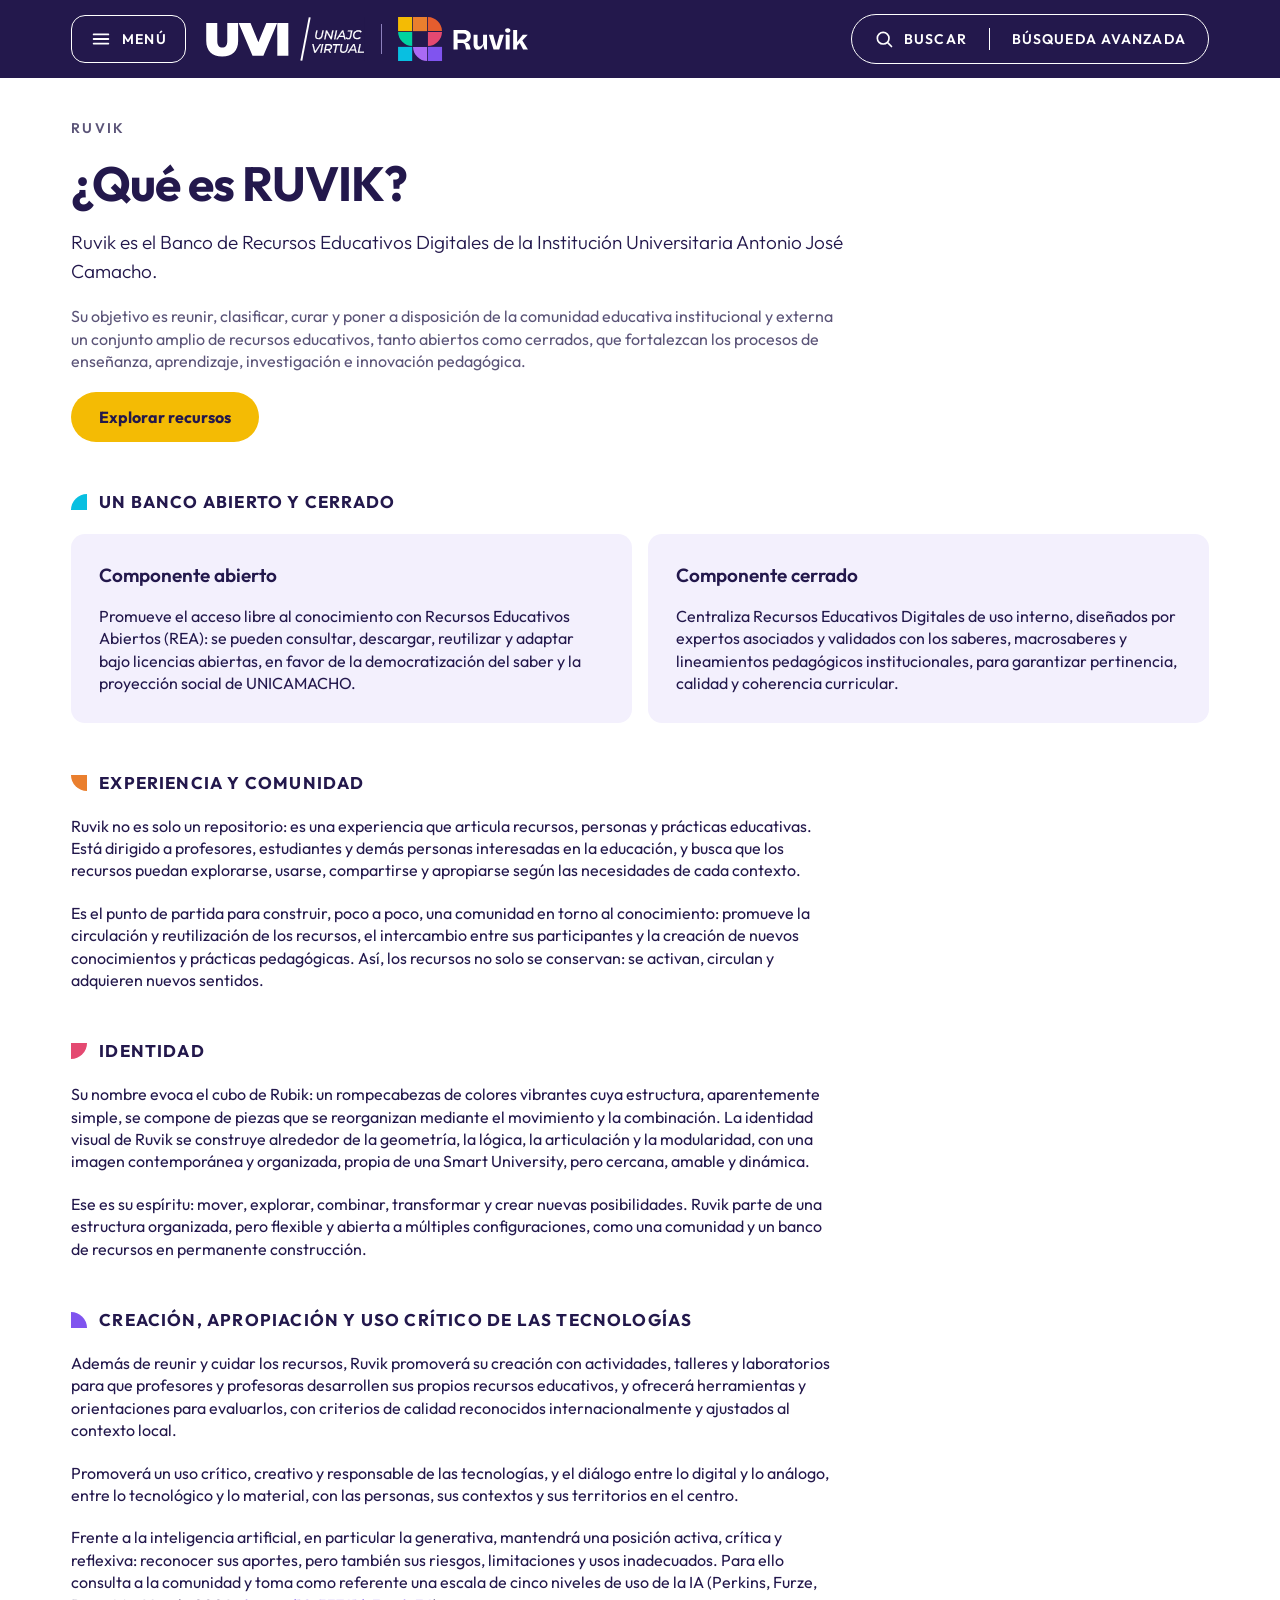
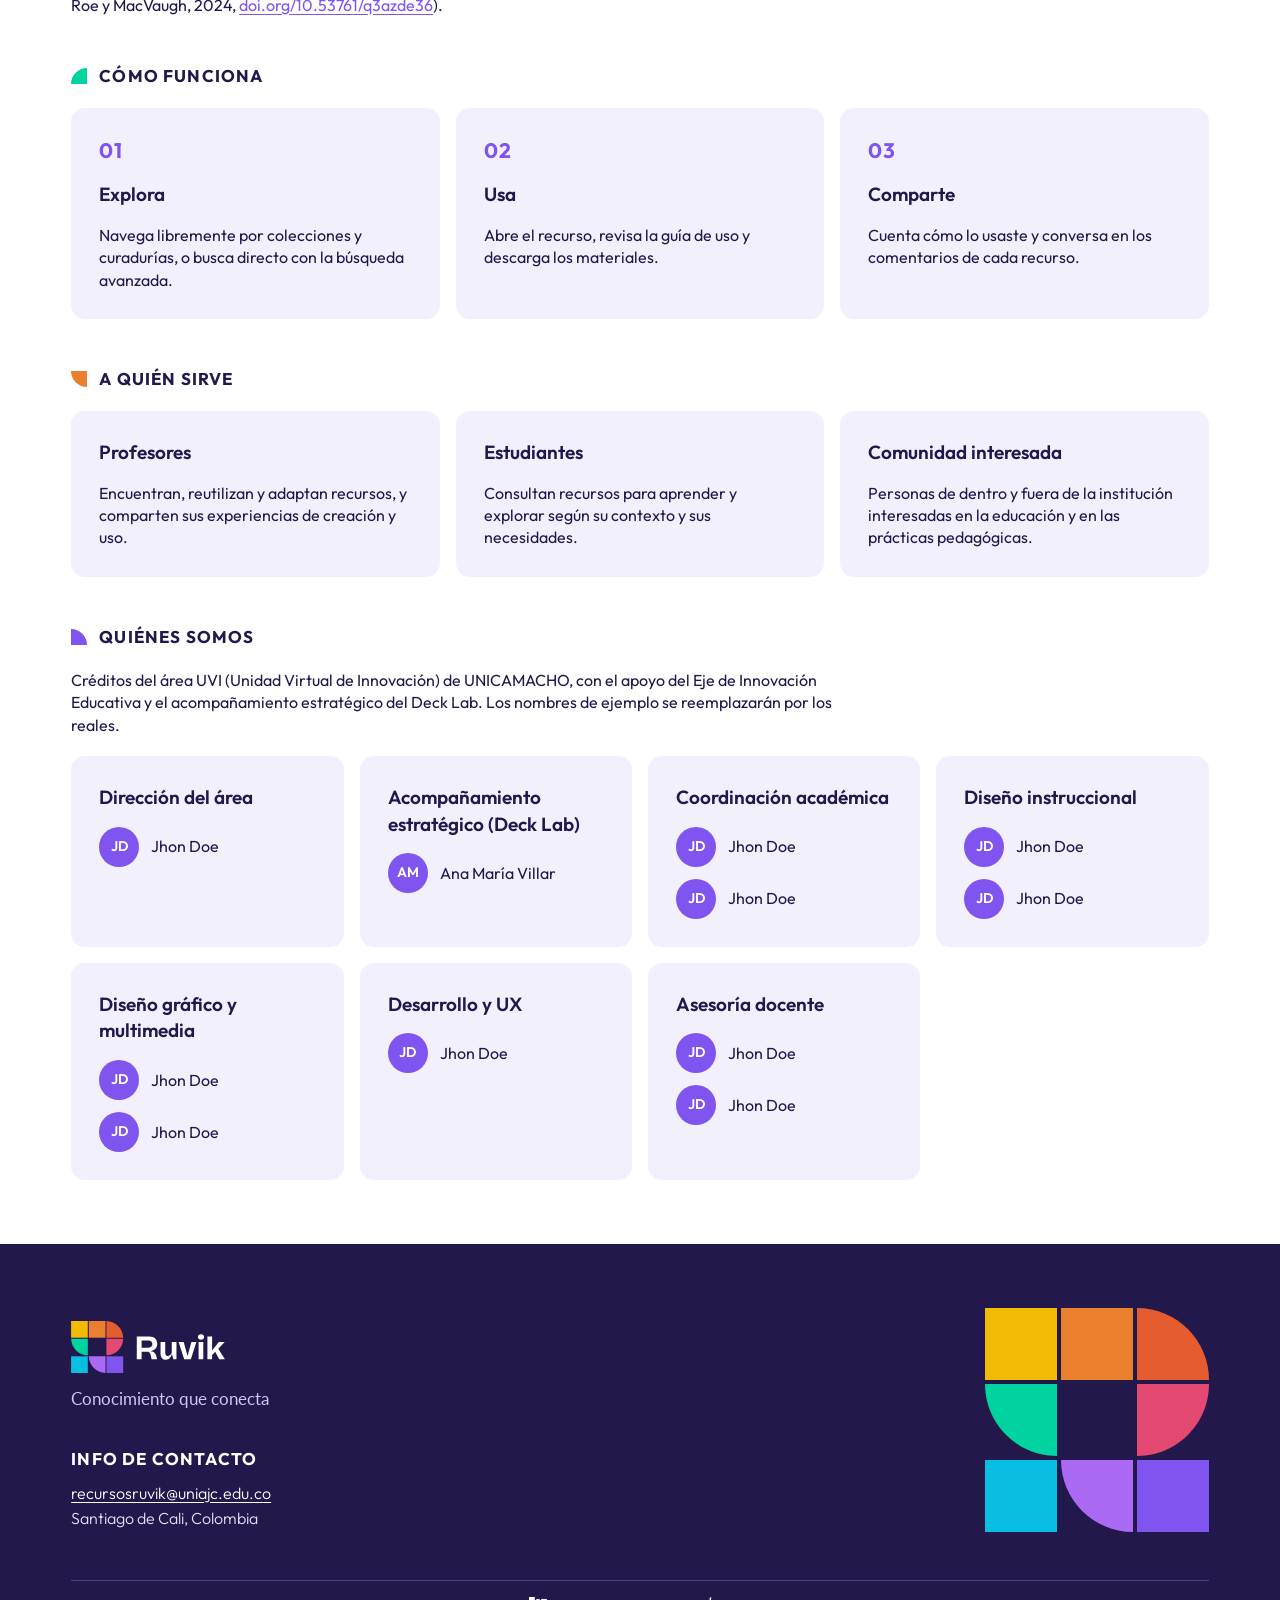
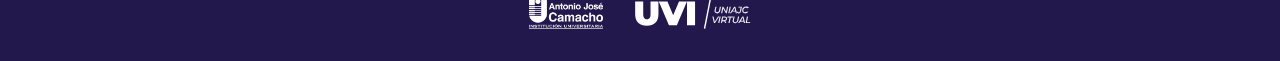
<file: docs/que-es.html>
<!doctype html>
<html lang="es">
<head>
  <meta charset="utf-8">
  <meta name="viewport" content="width=device-width, initial-scale=1">
  <title>¿Qué es RUVIK? · RUVIK</title>
  <meta name="description" content="RUVIK: un ecosistema digital para organizar, consultar, compartir y reutilizar recursos educativos.">
  <meta name="theme-color" content="#23184c">
  <link rel="icon" href="assets/img/mosaic-footer.svg" type="image/svg+xml">

  <link rel="preconnect" href="https://fonts.googleapis.com">
  <link rel="preconnect" href="https://fonts.gstatic.com" crossorigin>
  <link rel="stylesheet" href="https://fonts.googleapis.com/css2?family=Lato:wght@400&family=Outfit:wght@300;400;500;600;700&display=swap">

  <link rel="stylesheet" href="css/tokens.css">
  <link rel="stylesheet" href="css/base.css">
  <link rel="stylesheet" href="css/components.css">
  <link rel="stylesheet" href="css/layout.css">
  <link rel="stylesheet" href="css/pages.css">
  <link rel="stylesheet" href="css/extras.css">

  <script src="js/data.js" defer></script>
  <script src="js/render.js" defer></script>
  <script src="js/main.js" defer></script>
  <script src="js/extras.js" defer></script>
</head>
<body>
  <a class="skip-link" href="#contenido">Saltar al contenido</a>

  <!-- ===================== Header ===================== -->
  <header class="site-header on-dark" id="inicio">
    <div class="container site-header__inner">
      <div class="site-header__left">
        <button class="header-btn header-btn--outlined" type="button" id="menu-toggle" aria-expanded="false" aria-controls="menu">
          <img class="header-btn__icon" src="assets/icons/menu.svg" width="22" height="22" alt="">
          <span class="header-btn__label t-label-button">Menú</span>
        </button>
        <div class="site-header__logos">
          <img class="site-header__logo-uniajc" src="assets/logos/uniajc-virtual.svg" width="158" height="44" alt="UNIAJC Virtual">
          <span class="site-header__divider" aria-hidden="true"></span>
          <a href="index.html" aria-label="RUVIK, ir al inicio">
            <img src="assets/logos/ruvik.svg" width="130" height="44" alt="">
          </a>
        </div>
      </div>

      <div class="search-group">
        <button class="header-btn header-btn--segment" type="button" aria-label="Buscar" aria-haspopup="dialog" aria-controls="search" data-search-open>
          <img class="header-btn__icon" src="assets/icons/search.svg" width="20" height="20" alt="">
          <span class="header-btn__label t-label-button" aria-hidden="true">Buscar</span>
        </button>
        <span class="search-group__divider" aria-hidden="true"></span>
        <a class="header-btn header-btn--segment search-group__advanced" href="busqueda.html">
          <span class="t-label-button">Búsqueda avanzada</span>
        </a>
      </div>
    </div>
  </header>

  <main id="contenido" data-page="que-es"></main>

  <!-- ===================== Footer ===================== -->
  <footer class="site-footer on-dark" id="contacto">
    <div class="container site-footer__main">
      <div class="site-footer__info">
        <div class="site-footer__brand">
          <img src="assets/logos/ruvik.svg" width="154" height="52" alt="RUVIK">
          <p class="site-footer__tagline t-body-tagline">Conocimiento que conecta</p>
        </div>
        <div class="site-footer__contact">
          <h2 class="t-heading-section">Info de contacto</h2>
          <address class="site-footer__lines t-body-contact">
            <a class="site-footer__mail" href="mailto:recursosruvik@uniajc.edu.co">recursosruvik@uniajc.edu.co</a>
            <span>Santiago de Cali, Colombia</span>
          </address>
        </div>
      </div>
      <img class="site-footer__mosaic" src="assets/img/mosaic-footer.svg" width="224" height="224" alt="">
    </div>
    <div class="container site-footer__bottom">
      <div class="site-footer__logos">
        <img src="assets/logos/institucional.png" width="74" height="32" alt="Institución Universitaria Antonio José Camacho">
        <img src="assets/logos/uniajc-virtual.svg" width="115" height="32" alt="UNIAJC Virtual">
      </div>
    </div>
  </footer>

  <!-- ===================== Menú lateral ===================== -->
  <div class="menu on-dark" id="menu" hidden>
    <button class="menu__scrim" type="button" tabindex="-1" aria-label="Cerrar menú" data-menu-close></button>
    <div class="menu__panel" role="dialog" aria-modal="true" aria-labelledby="menu-title">
      <div class="menu__top">
        <h2 class="t-heading-section" id="menu-title">Menú</h2>
        <button class="menu__close" type="button" aria-label="Cerrar menú" data-menu-close>
          <img src="assets/icons/close.svg" width="22" height="22" alt="">
        </button>
      </div>
      <nav aria-label="Principal">
        <ul class="menu__items">
          <li><a class="menu__link t-body-faq" href="index.html">Inicio</a></li>
          <li><a class="menu__link t-body-faq" href="que-es.html">¿Qué es RUVIK?</a></li>
          <li><a class="menu__link t-body-faq" href="index.html#sorpresa">Contenido sorpresa</a></li>
          <li><a class="menu__link t-body-faq" href="index.html#faq">Preguntas frecuentes</a></li>
          <li><a class="menu__link t-body-faq" href="index.html#noticias">Noticias</a></li>
          <li><a class="menu__link t-body-faq" href="index.html#experiencias">Experiencias</a></li>
          <li><a class="menu__link t-body-faq" href="index.html#colecciones">Colecciones</a></li>
          <li><a class="menu__link t-body-faq" href="autores.html">Autores</a></li>
          <li><a class="menu__link t-body-faq" href="#contacto">Contacto</a></li>
          <li class="menu__item--mobile"><a class="menu__link t-body-faq" href="busqueda.html">Búsqueda avanzada</a></li>
        </ul>
      </nav>
    </div>
  </div>

  <!-- ===================== Modal de búsqueda ===================== -->
  <div class="search-modal" id="search" hidden>
    <div class="search-modal__scrim" data-search-close></div>
    <div class="search-modal__dialog" role="dialog" aria-modal="true" aria-labelledby="search-title">
      <div class="search-modal__top">
        <h2 class="section-title">
          <span class="section-title__marker cell c-yellow cell--tr" aria-hidden="true"></span>
          <span class="section-title__text t-heading-section" id="search-title">Buscar</span>
        </h2>
        <button class="search-modal__close" type="button" aria-label="Cerrar búsqueda" data-search-close>
          <img src="assets/icons/close-navy.svg" width="22" height="22" alt="">
        </button>
      </div>

      <form class="search-form" role="search" novalidate>
        <label class="search-field">
          <span class="visually-hidden">Término de búsqueda</span>
          <img src="assets/icons/search-navy.svg" width="20" height="20" alt="">
          <input class="search-field__input t-body-faq" type="search" name="q" id="search-input"
                 placeholder="Recursos, autores o colecciones" autocomplete="off" enterkeyhint="search">
        </label>
        <button class="btn-cta t-label-cta" type="submit">Buscar</button>
      </form>

      <p class="search-modal__hint t-body-small" id="search-hint">Escribe una palabra y presiona Enter.</p>
    </div>
  </div>
</body>
</html>
</file>
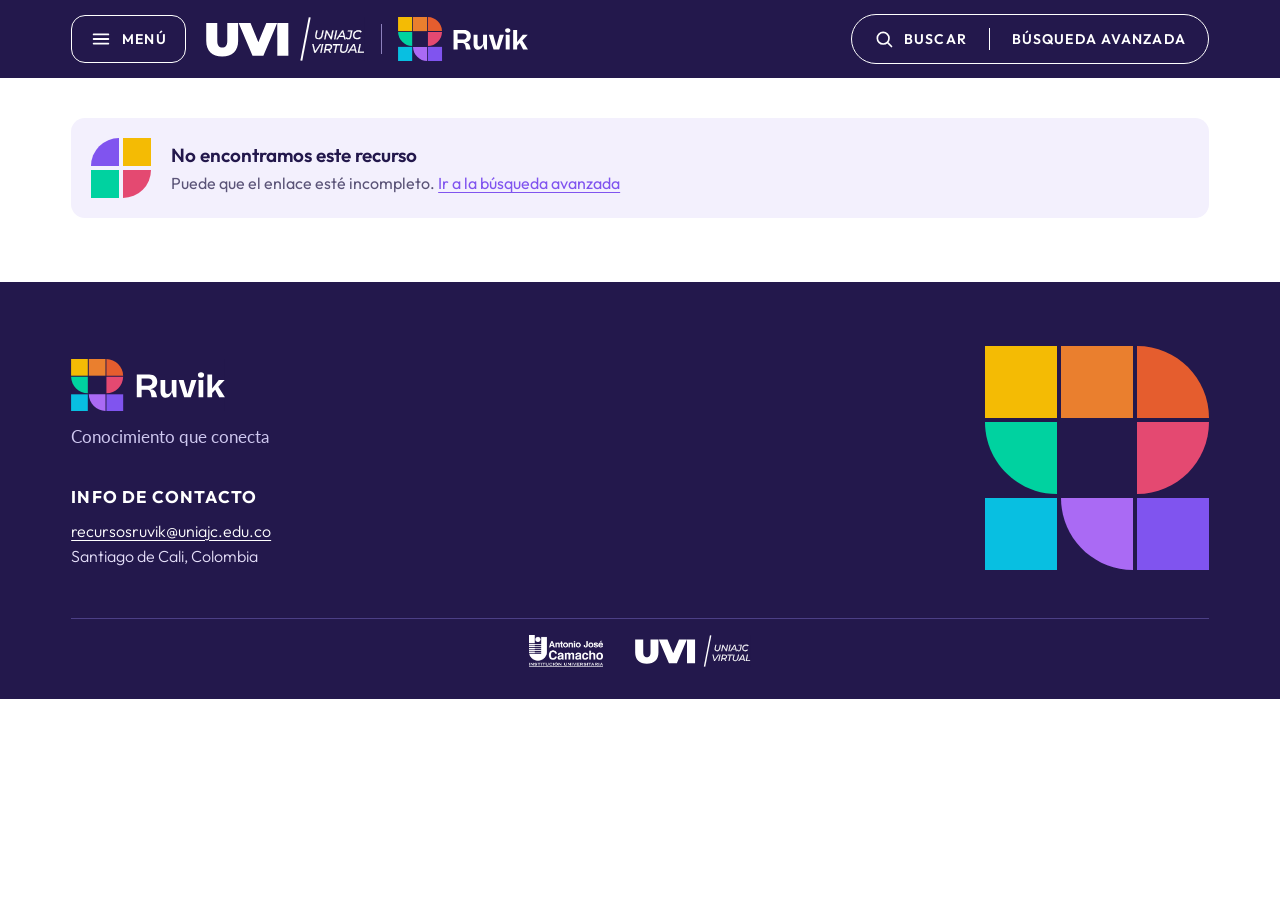
<file: docs/recurso.html>
<!doctype html>
<html lang="es">
<head>
  <meta charset="utf-8">
  <meta name="viewport" content="width=device-width, initial-scale=1">
  <title>Recurso · RUVIK</title>
  <meta name="description" content="Ficha de un recurso educativo de RUVIK.">
  <meta name="theme-color" content="#23184c">
  <link rel="icon" href="assets/img/mosaic-footer.svg" type="image/svg+xml">

  <link rel="preconnect" href="https://fonts.googleapis.com">
  <link rel="preconnect" href="https://fonts.gstatic.com" crossorigin>
  <link rel="stylesheet" href="https://fonts.googleapis.com/css2?family=Lato:wght@400&family=Outfit:wght@300;400;500;600;700&display=swap">

  <link rel="stylesheet" href="css/tokens.css">
  <link rel="stylesheet" href="css/base.css">
  <link rel="stylesheet" href="css/components.css">
  <link rel="stylesheet" href="css/layout.css">
  <link rel="stylesheet" href="css/pages.css">

  <script src="js/data.js" defer></script>
  <script src="js/render.js" defer></script>
  <script src="js/main.js" defer></script>
  <script src="js/recurso.js" defer></script>
</head>
<body>
  <a class="skip-link" href="#contenido">Saltar al contenido</a>

  <!-- ===================== Header ===================== -->
  <header class="site-header on-dark" id="inicio">
    <div class="container site-header__inner">
      <div class="site-header__left">
        <button class="header-btn header-btn--outlined" type="button" id="menu-toggle" aria-expanded="false" aria-controls="menu">
          <img class="header-btn__icon" src="assets/icons/menu.svg" width="22" height="22" alt="">
          <span class="header-btn__label t-label-button">Menú</span>
        </button>
        <div class="site-header__logos">
          <img class="site-header__logo-uniajc" src="assets/logos/uniajc-virtual.svg" width="158" height="44" alt="UNIAJC Virtual">
          <span class="site-header__divider" aria-hidden="true"></span>
          <a href="index.html" aria-label="RUVIK, ir al inicio">
            <img src="assets/logos/ruvik.svg" width="130" height="44" alt="">
          </a>
        </div>
      </div>

      <div class="search-group">
        <button class="header-btn header-btn--segment" type="button" aria-label="Buscar" aria-haspopup="dialog" aria-controls="search" data-search-open>
          <img class="header-btn__icon" src="assets/icons/search.svg" width="20" height="20" alt="">
          <span class="header-btn__label t-label-button" aria-hidden="true">Buscar</span>
        </button>
        <span class="search-group__divider" aria-hidden="true"></span>
        <a class="header-btn header-btn--segment search-group__advanced" href="busqueda.html">
          <span class="t-label-button">Búsqueda avanzada</span>
        </a>
      </div>
    </div>
  </header>

  <main id="contenido" data-page="recurso">
    <!-- Contenido generado por js/recurso.js -->
  </main>

  <!-- ===================== Footer ===================== -->
  <footer class="site-footer on-dark" id="contacto">
    <div class="container site-footer__main">
      <div class="site-footer__info">
        <div class="site-footer__brand">
          <img src="assets/logos/ruvik.svg" width="154" height="52" alt="RUVIK">
          <p class="site-footer__tagline t-body-tagline">Conocimiento que conecta</p>
        </div>
        <div class="site-footer__contact">
          <h2 class="t-heading-section">Info de contacto</h2>
          <address class="site-footer__lines t-body-contact">
            <a class="site-footer__mail" href="mailto:recursosruvik@uniajc.edu.co">recursosruvik@uniajc.edu.co</a>
            <span>Santiago de Cali, Colombia</span>
          </address>
        </div>
      </div>
      <img class="site-footer__mosaic" src="assets/img/mosaic-footer.svg" width="224" height="224" alt="">
    </div>
    <div class="container site-footer__bottom">
      <div class="site-footer__logos">
        <img src="assets/logos/institucional.png" width="74" height="32" alt="Institución Universitaria Antonio José Camacho">
        <img src="assets/logos/uniajc-virtual.svg" width="115" height="32" alt="UNIAJC Virtual">
      </div>
    </div>
  </footer>

  <!-- ===================== Menú lateral ===================== -->
  <div class="menu on-dark" id="menu" hidden>
    <button class="menu__scrim" type="button" tabindex="-1" aria-label="Cerrar menú" data-menu-close></button>
    <div class="menu__panel" role="dialog" aria-modal="true" aria-labelledby="menu-title">
      <div class="menu__top">
        <h2 class="t-heading-section" id="menu-title">Menú</h2>
        <button class="menu__close" type="button" aria-label="Cerrar menú" data-menu-close>
          <img src="assets/icons/close.svg" width="22" height="22" alt="">
        </button>
      </div>
      <nav aria-label="Principal">
        <ul class="menu__items">
          <li><a class="menu__link t-body-faq" href="index.html">Inicio</a></li>
          <li><a class="menu__link t-body-faq" href="que-es.html">¿Qué es RUVIK?</a></li>
          <li><a class="menu__link t-body-faq" href="index.html#sorpresa">Contenido sorpresa</a></li>
          <li><a class="menu__link t-body-faq" href="index.html#faq">Preguntas frecuentes</a></li>
          <li><a class="menu__link t-body-faq" href="index.html#noticias">Noticias</a></li>
          <li><a class="menu__link t-body-faq" href="index.html#experiencias">Experiencias</a></li>
          <li><a class="menu__link t-body-faq" href="index.html#colecciones">Colecciones</a></li>
          <li><a class="menu__link t-body-faq" href="autores.html">Autores</a></li>
          <li><a class="menu__link t-body-faq" href="#contacto">Contacto</a></li>
          <li class="menu__item--mobile"><a class="menu__link t-body-faq" href="busqueda.html">Búsqueda avanzada</a></li>
        </ul>
      </nav>
    </div>
  </div>

  <!-- ===================== Modal de búsqueda ===================== -->
  <div class="search-modal" id="search" hidden>
    <div class="search-modal__scrim" data-search-close></div>
    <div class="search-modal__dialog" role="dialog" aria-modal="true" aria-labelledby="search-title">
      <div class="search-modal__top">
        <h2 class="section-title">
          <span class="section-title__marker cell c-yellow cell--tr" aria-hidden="true"></span>
          <span class="section-title__text t-heading-section" id="search-title">Buscar</span>
        </h2>
        <button class="search-modal__close" type="button" aria-label="Cerrar búsqueda" data-search-close>
          <img src="assets/icons/close-navy.svg" width="22" height="22" alt="">
        </button>
      </div>

      <form class="search-form" role="search" novalidate>
        <label class="search-field">
          <span class="visually-hidden">Término de búsqueda</span>
          <img src="assets/icons/search-navy.svg" width="20" height="20" alt="">
          <input class="search-field__input t-body-faq" type="search" name="q" id="search-input"
                 placeholder="Recursos, autores o colecciones" autocomplete="off" enterkeyhint="search">
        </label>
        <button class="btn-cta t-label-cta" type="submit">Buscar</button>
      </form>

      <p class="search-modal__hint t-body-small" id="search-hint">Escribe una palabra y presiona Enter.</p>
    </div>
  </div>
</body>
</html>
</file>
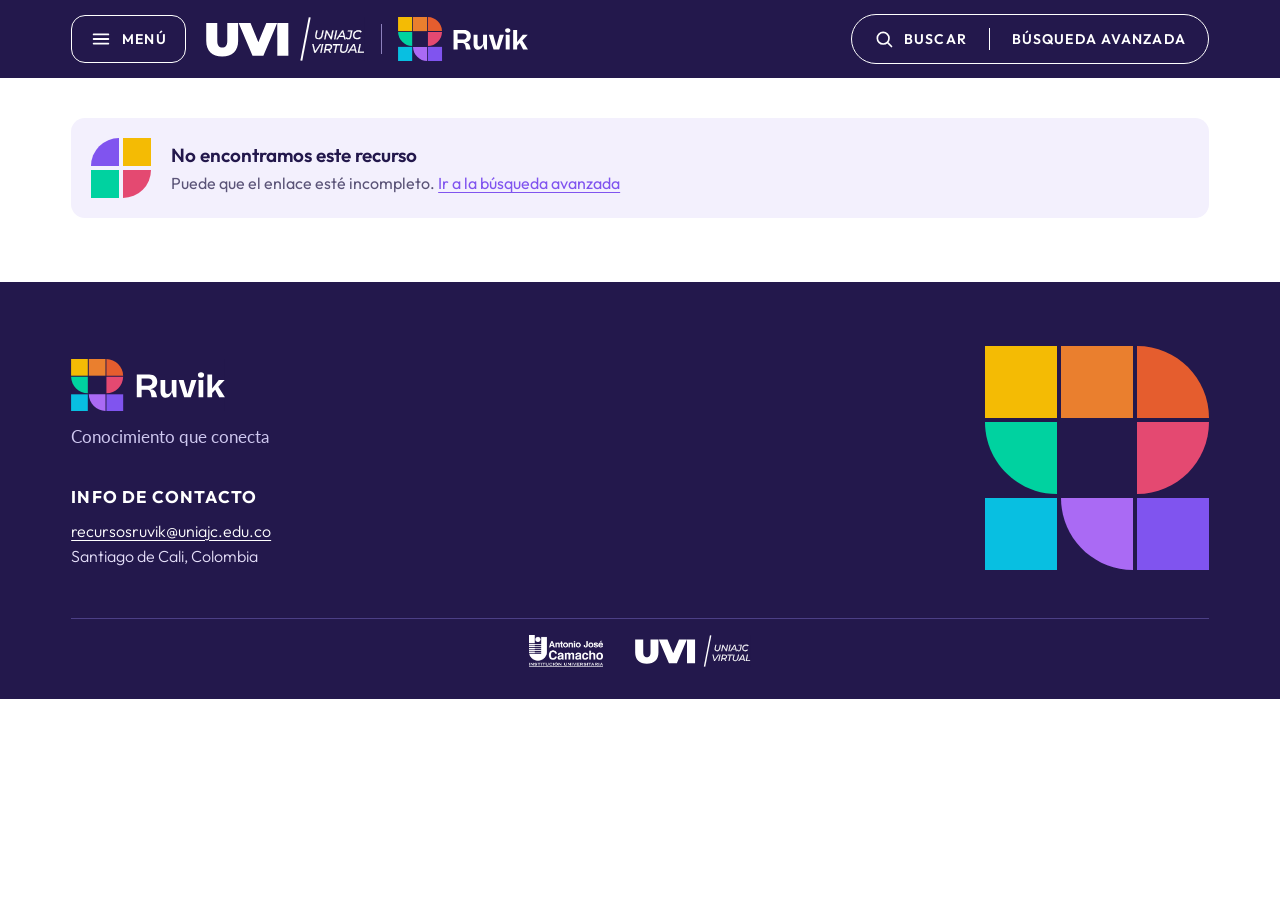
<file: docs/visor.html>
<!doctype html>
<html lang="es">
<head>
  <meta charset="utf-8">
  <meta name="viewport" content="width=device-width, initial-scale=1">
  <title>Visor de recurso · RUVIK</title>
  <meta name="description" content="Visualización de un recurso educativo de RUVIK.">
  <meta name="theme-color" content="#23184c">
  <link rel="icon" href="assets/img/mosaic-footer.svg" type="image/svg+xml">

  <link rel="preconnect" href="https://fonts.googleapis.com">
  <link rel="preconnect" href="https://fonts.gstatic.com" crossorigin>
  <link rel="stylesheet" href="https://fonts.googleapis.com/css2?family=Lato:wght@400&family=Outfit:wght@300;400;500;600;700&display=swap">

  <link rel="stylesheet" href="css/tokens.css">
  <link rel="stylesheet" href="css/base.css">
  <link rel="stylesheet" href="css/components.css">
  <link rel="stylesheet" href="css/layout.css">
  <link rel="stylesheet" href="css/pages.css">

  <script src="js/data.js" defer></script>
  <script src="js/render.js" defer></script>
  <script src="js/main.js" defer></script>
  <script src="js/visor.js" defer></script>
</head>
<body>
  <a class="skip-link" href="#contenido">Saltar al contenido</a>

  <!-- ===================== Header ===================== -->
  <header class="site-header on-dark" id="inicio">
    <div class="container site-header__inner">
      <div class="site-header__left">
        <button class="header-btn header-btn--outlined" type="button" id="menu-toggle" aria-expanded="false" aria-controls="menu">
          <img class="header-btn__icon" src="assets/icons/menu.svg" width="22" height="22" alt="">
          <span class="header-btn__label t-label-button">Menú</span>
        </button>
        <div class="site-header__logos">
          <img class="site-header__logo-uniajc" src="assets/logos/uniajc-virtual.svg" width="158" height="44" alt="UNIAJC Virtual">
          <span class="site-header__divider" aria-hidden="true"></span>
          <a href="index.html" aria-label="RUVIK, ir al inicio">
            <img src="assets/logos/ruvik.svg" width="130" height="44" alt="">
          </a>
        </div>
      </div>

      <div class="search-group">
        <button class="header-btn header-btn--segment" type="button" aria-label="Buscar" aria-haspopup="dialog" aria-controls="search" data-search-open>
          <img class="header-btn__icon" src="assets/icons/search.svg" width="20" height="20" alt="">
          <span class="header-btn__label t-label-button" aria-hidden="true">Buscar</span>
        </button>
        <span class="search-group__divider" aria-hidden="true"></span>
        <a class="header-btn header-btn--segment search-group__advanced" href="busqueda.html">
          <span class="t-label-button">Búsqueda avanzada</span>
        </a>
      </div>
    </div>
  </header>

  <main id="contenido" data-page="visor">
    <!-- Contenido generado por js/visor.js -->
  </main>

  <!-- ===================== Footer ===================== -->
  <footer class="site-footer on-dark" id="contacto">
    <div class="container site-footer__main">
      <div class="site-footer__info">
        <div class="site-footer__brand">
          <img src="assets/logos/ruvik.svg" width="154" height="52" alt="RUVIK">
          <p class="site-footer__tagline t-body-tagline">Conocimiento que conecta</p>
        </div>
        <div class="site-footer__contact">
          <h2 class="t-heading-section">Info de contacto</h2>
          <address class="site-footer__lines t-body-contact">
            <a class="site-footer__mail" href="mailto:recursosruvik@uniajc.edu.co">recursosruvik@uniajc.edu.co</a>
            <span>Santiago de Cali, Colombia</span>
          </address>
        </div>
      </div>
      <img class="site-footer__mosaic" src="assets/img/mosaic-footer.svg" width="224" height="224" alt="">
    </div>
    <div class="container site-footer__bottom">
      <div class="site-footer__logos">
        <img src="assets/logos/institucional.png" width="74" height="32" alt="Institución Universitaria Antonio José Camacho">
        <img src="assets/logos/uniajc-virtual.svg" width="115" height="32" alt="UNIAJC Virtual">
      </div>
    </div>
  </footer>

  <!-- ===================== Menú lateral ===================== -->
  <div class="menu on-dark" id="menu" hidden>
    <button class="menu__scrim" type="button" tabindex="-1" aria-label="Cerrar menú" data-menu-close></button>
    <div class="menu__panel" role="dialog" aria-modal="true" aria-labelledby="menu-title">
      <div class="menu__top">
        <h2 class="t-heading-section" id="menu-title">Menú</h2>
        <button class="menu__close" type="button" aria-label="Cerrar menú" data-menu-close>
          <img src="assets/icons/close.svg" width="22" height="22" alt="">
        </button>
      </div>
      <nav aria-label="Principal">
        <ul class="menu__items">
          <li><a class="menu__link t-body-faq" href="index.html">Inicio</a></li>
          <li><a class="menu__link t-body-faq" href="que-es.html">¿Qué es RUVIK?</a></li>
          <li><a class="menu__link t-body-faq" href="index.html#sorpresa">Contenido sorpresa</a></li>
          <li><a class="menu__link t-body-faq" href="index.html#faq">Preguntas frecuentes</a></li>
          <li><a class="menu__link t-body-faq" href="index.html#noticias">Noticias</a></li>
          <li><a class="menu__link t-body-faq" href="index.html#experiencias">Experiencias</a></li>
          <li><a class="menu__link t-body-faq" href="index.html#colecciones">Colecciones</a></li>
          <li><a class="menu__link t-body-faq" href="autores.html">Autores</a></li>
          <li><a class="menu__link t-body-faq" href="#contacto">Contacto</a></li>
          <li class="menu__item--mobile"><a class="menu__link t-body-faq" href="busqueda.html">Búsqueda avanzada</a></li>
        </ul>
      </nav>
    </div>
  </div>

  <!-- ===================== Modal de búsqueda ===================== -->
  <div class="search-modal" id="search" hidden>
    <div class="search-modal__scrim" data-search-close></div>
    <div class="search-modal__dialog" role="dialog" aria-modal="true" aria-labelledby="search-title">
      <div class="search-modal__top">
        <h2 class="section-title">
          <span class="section-title__marker cell c-yellow cell--tr" aria-hidden="true"></span>
          <span class="section-title__text t-heading-section" id="search-title">Buscar</span>
        </h2>
        <button class="search-modal__close" type="button" aria-label="Cerrar búsqueda" data-search-close>
          <img src="assets/icons/close-navy.svg" width="22" height="22" alt="">
        </button>
      </div>

      <form class="search-form" role="search" novalidate>
        <label class="search-field">
          <span class="visually-hidden">Término de búsqueda</span>
          <img src="assets/icons/search-navy.svg" width="20" height="20" alt="">
          <input class="search-field__input t-body-faq" type="search" name="q" id="search-input"
                 placeholder="Recursos, autores o colecciones" autocomplete="off" enterkeyhint="search">
        </label>
        <button class="btn-cta t-label-cta" type="submit">Buscar</button>
      </form>

      <p class="search-modal__hint t-body-small" id="search-hint">Escribe una palabra y presiona Enter.</p>
    </div>
  </div>
</body>
</html>
</file>
<file: docs/css/tokens.css>
/* ==========================================================================
   RUVIK · Design tokens
   Fuente: Figma "RUVIK Home" → página Fundamentos (variables y estilos de texto).
   Los nombres siguen las variables de Figma: brand/navy → --brand-navy.
   ========================================================================== */

:root {
  /* ---------- Color · brand ---------- */
  --brand-navy: #23184c;
  --brand-violet: #8054ef;
  --brand-yellow: #f4bb04;
  --brand-mint: #00d2a0;
  --brand-cyan: #08bfe1;
  --brand-orange: #ea7f2e;
  --brand-pink: #e44971;
  --brand-lilac: #aa6af4;
  --brand-red-orange: #e55d2e;
  --brand-blue: #4a4cf4;

  /* ---------- Color · neutral ---------- */
  --neutral-white: #ffffff;
  --neutral-white-12: rgb(255 255 255 / 0.12);
  --neutral-divider: #dad4f0;
  --neutral-divider-dark: #4c3f86;
  --neutral-dot: #8c80bc;
  --neutral-text-secondary: #5b5478;
  --neutral-text-on-dark: #e6e0fa;
  --neutral-tagline: #cfc8f0;

  /* ---------- Color · surface ---------- */
  --surface-lilac: #f3f0fd;
  --surface-mosaic: #e9e4f9;

  /* ---------- Color · semantic aliases ---------- */
  --color-text: var(--brand-navy);
  --color-bg: var(--neutral-white);
  --color-accent: var(--brand-violet);
  --focus-ring: var(--brand-blue);          /* sobre fondos claros */
  --focus-ring-on-dark: var(--brand-yellow); /* sobre fondos oscuros */

  /* ---------- Tipografía · familias ---------- */
  --font-sans: "Outfit", system-ui, -apple-system, "Segoe UI", Roboto, sans-serif;
  --font-tagline: "Lato", system-ui, -apple-system, "Segoe UI", Roboto, sans-serif;

  /* ---------- Tipografía · pesos ---------- */
  --fw-light: 300;
  --fw-regular: 400;
  --fw-medium: 500;
  --fw-semibold: 600;
  --fw-bold: 700;

  /* ---------- Tipografía · estilos (tamaño / interlineado / tracking) ----------
     Figma expresa el letter-spacing en %, aquí en em (7% → .07em).
     Display/H1 escala de 40px (móvil) a 64px (≥1440). */
  --fs-display-h1: clamp(2.5rem, 1.4rem + 3.4vw, 4rem);      /* 64 */
  --lh-display-h1: 1.047;                                     /* 67/64 */
  --ls-display-h1: -0.02em;

  /* Título de recurso: 32px (móvil) a 48px (≥1440). Medido sobre capturas de Figma. */
  --fs-display-h2: clamp(2rem, 1.55rem + 1.4vw, 3rem);        /* 48 */
  --lh-display-h2: 1.15;
  --ls-display-h2: -0.02em;

  --fs-heading-collection: 1.3125rem;                         /* 21 */
  --lh-heading-collection: 1.4;                               /* 29.4 */
  --ls-heading-collection: 0.05em;

  --fs-heading-section: 1.0625rem;                            /* 17 */
  --lh-heading-section: 1.5rem;                               /* 24 */
  --ls-heading-section: 0.07em;

  --fs-heading-eyebrow: 0.875rem;                             /* 14 */
  --lh-heading-eyebrow: 1.25rem;                              /* 20 */
  --ls-heading-eyebrow: 0.16em;

  --fs-body-lead: clamp(1.0625rem, 1rem + 0.25vw, 1.1875rem); /* 19 */
  --lh-body-lead: 1.5;                                        /* 28.5 */

  --fs-body-tile: 1.25rem;                                    /* 20 */
  --lh-body-tile: 1.5rem;                                     /* 24 */

  --fs-body-card-title: 1.1875rem;                            /* 19 */
  --lh-body-card-title: 1.4;                                  /* 26.6 */

  --fs-body-faq: 1.0625rem;                                   /* 17 */
  --lh-body-faq: 1.4;                                         /* 23.8 */

  --fs-body-default: 1rem;                                    /* 16 */
  --lh-body-default: 1.4;                                     /* 22.4 */

  --fs-body-small: 0.875rem;                                  /* 14 */
  --lh-body-small: 1.4;                                       /* 19.6 */

  --fs-body-caption: 0.8125rem;                               /* 13 */
  --lh-body-caption: 1.45;

  --fs-body-contact: 1rem;                                    /* 16 */
  --lh-body-contact: 1.6;                                     /* 25.6 */

  --fs-body-tagline: 1.0625rem;                               /* 17 */
  --lh-body-tagline: 1.5rem;                                  /* 24 */

  --fs-label-button: 0.875rem;                                /* 14 */
  --lh-label-button: 1.25rem;                                 /* 20 */
  --ls-label-button: 0.08em;

  --fs-label-cta: 1rem;                                       /* 16 */
  --lh-label-cta: 1.4;                                        /* 22.4 */

  /* ---------- Espaciado ---------- */
  --space-4: 4px;
  --space-6: 6px;
  --space-8: 8px;
  --space-10: 10px;
  --space-12: 12px;
  --space-14: 14px;
  --space-16: 16px;
  --space-18: 18px;
  --space-20: 20px;
  --space-22: 22px;
  --space-24: 24px;
  --space-26: 26px;
  --space-28: 28px;
  --space-32: 32px;
  --space-36: 36px;
  --space-40: 40px;
  --space-44: 44px;
  --space-48: 48px;
  --space-56: 56px;
  --space-64: 64px;
  --space-72: 72px;

  /* ---------- Radios ---------- */
  --radius-14: 14px;
  --radius-32: 32px;
  --radius-150: 150px;
  --radius-pill: 999px;

  /* ---------- Layout ---------- */
  --container-max: 1280px;                           /* 1440 - 2 × 80 */
  --gutter: clamp(16px, 5.56vw, 80px);               /* 80px a 1440 */
  --section-pad-y: clamp(40px, 5vw, 72px);           /* 72px a 1440 */
  --header-control-h: 48px;

  /* Breakpoints (referencia; CSS no permite var() en @media):
     sm 640px · md 768px · lg 1024px · xl 1280px · xxl 1440px */

  /* ---------- Movimiento ---------- */
  --duration-fast: 0.2s;
  --duration-slide: 0.3s;
  --ease: ease;
  --tile-lift: -3px;
}
</file>
<file: docs/css/base.css>
/* ==========================================================================
   RUVIK · Base: reset, tipografía y utilidades
   ========================================================================== */

*,
*::before,
*::after {
  box-sizing: border-box;
}

* {
  margin: 0;
}

html {
  -webkit-text-size-adjust: 100%;
  text-size-adjust: 100%;
}

@media (prefers-reduced-motion: no-preference) {
  html {
    scroll-behavior: smooth;
  }
}

body {
  min-height: 100vh;
  font-family: var(--font-sans);
  font-weight: var(--fw-regular);
  font-size: var(--fs-body-default);
  line-height: var(--lh-body-default);
  color: var(--color-text);
  background: var(--color-bg);
  -webkit-font-smoothing: antialiased;
  -moz-osx-font-smoothing: grayscale;
  overflow-x: hidden;
}

body.is-locked {
  overflow: hidden;
}

img,
svg {
  display: block;
  max-width: 100%;
}

button {
  font: inherit;
  color: inherit;
  background: none;
  border: 0;
  padding: 0;
  cursor: pointer;
}

a {
  color: inherit;
  text-decoration: none;
}

ul,
ol {
  list-style: none;
  padding: 0;
}

h1,
h2,
h3,
h4 {
  font-size: inherit;
  font-weight: inherit;
  overflow-wrap: break-word;
}

[hidden] {
  display: none !important;
}

/* ---------- Foco accesible ---------- */
:focus-visible {
  outline: 3px solid var(--focus-ring);
  outline-offset: 3px;
}

.on-dark {
  --focus-ring: var(--focus-ring-on-dark);
}

/* ---------- Utilidades ---------- */
.container {
  width: 100%;
  max-width: calc(var(--container-max) + 2 * var(--gutter));
  margin-inline: auto;
  padding-inline: var(--gutter);
}

.visually-hidden {
  position: absolute !important;
  width: 1px;
  height: 1px;
  padding: 0;
  margin: -1px;
  overflow: hidden;
  clip: rect(0 0 0 0);
  white-space: nowrap;
  border: 0;
}

.skip-link {
  position: absolute;
  left: var(--space-16);
  top: -100px;
  z-index: 100;
  padding: var(--space-10) var(--space-18);
  border-radius: var(--radius-14);
  background: var(--brand-yellow);
  color: var(--brand-navy);
  font-weight: var(--fw-bold);
}

.skip-link:focus {
  top: var(--space-16);
}

/* ---------- Estilos de texto (Figma → clases) ---------- */
.t-display-h1 {
  font-weight: var(--fw-bold);
  font-size: var(--fs-display-h1);
  line-height: var(--lh-display-h1);
  letter-spacing: var(--ls-display-h1);
}

.t-display-h2 {
  font-weight: var(--fw-bold);
  font-size: var(--fs-display-h2);
  line-height: var(--lh-display-h2);
  letter-spacing: var(--ls-display-h2);
}

.t-heading-collection {
  font-weight: var(--fw-bold);
  font-size: var(--fs-heading-collection);
  line-height: var(--lh-heading-collection);
  letter-spacing: var(--ls-heading-collection);
  text-transform: uppercase;
}

.t-heading-section {
  font-weight: var(--fw-bold);
  font-size: var(--fs-heading-section);
  line-height: var(--lh-heading-section);
  letter-spacing: var(--ls-heading-section);
  text-transform: uppercase;
}

.t-heading-eyebrow {
  font-weight: var(--fw-semibold);
  font-size: var(--fs-heading-eyebrow);
  line-height: var(--lh-heading-eyebrow);
  letter-spacing: var(--ls-heading-eyebrow);
}

.t-body-lead {
  font-weight: var(--fw-light);
  font-size: var(--fs-body-lead);
  line-height: var(--lh-body-lead);
}

.t-body-tile {
  font-weight: var(--fw-semibold);
  font-size: var(--fs-body-tile);
  line-height: var(--lh-body-tile);
}

.t-body-card-title {
  font-weight: var(--fw-semibold);
  font-size: var(--fs-body-card-title);
  line-height: var(--lh-body-card-title);
}

.t-body-faq {
  font-weight: var(--fw-medium);
  font-size: var(--fs-body-faq);
  line-height: var(--lh-body-faq);
}

.t-body-default {
  font-weight: var(--fw-regular);
  font-size: var(--fs-body-default);
  line-height: var(--lh-body-default);
}

.t-body-small {
  font-weight: var(--fw-regular);
  font-size: var(--fs-body-small);
  line-height: var(--lh-body-small);
}

.t-body-caption {
  font-weight: var(--fw-regular);
  font-size: var(--fs-body-caption);
  line-height: var(--lh-body-caption);
}

.t-body-contact {
  font-weight: var(--fw-light);
  font-size: var(--fs-body-contact);
  line-height: var(--lh-body-contact);
}

.t-body-tagline {
  font-family: var(--font-tagline);
  font-weight: var(--fw-regular);
  font-size: var(--fs-body-tagline);
  line-height: var(--lh-body-tagline);
}

.t-label-button {
  font-weight: var(--fw-semibold);
  font-size: var(--fs-label-button);
  line-height: var(--lh-label-button);
  letter-spacing: var(--ls-label-button);
  text-transform: uppercase;
}

.t-label-cta {
  font-weight: var(--fw-bold);
  font-size: var(--fs-label-cta);
  line-height: var(--lh-label-cta);
}
</file>
<file: docs/css/components.css>
/* ==========================================================================
   RUVIK · Componentes (Figma → página Componentes)
   ========================================================================== */

/* ---------- Mosaic/Cell ----------
   Forma por modificador, color por clase c-*. */
.cell {
  aspect-ratio: 1;
  background: var(--cell-color, transparent);
}

.cell--tl { border-top-left-radius: var(--radius-pill); }
.cell--tr { border-top-right-radius: var(--radius-pill); }
.cell--br { border-bottom-right-radius: var(--radius-pill); }
.cell--bl { border-bottom-left-radius: var(--radius-pill); }

.c-navy       { --cell-color: var(--brand-navy); }
.c-violet     { --cell-color: var(--brand-violet); }
.c-yellow     { --cell-color: var(--brand-yellow); }
.c-mint       { --cell-color: var(--brand-mint); }
.c-cyan       { --cell-color: var(--brand-cyan); }
.c-orange     { --cell-color: var(--brand-orange); }
.c-pink       { --cell-color: var(--brand-pink); }
.c-lilac      { --cell-color: var(--brand-lilac); }
.c-red-orange { --cell-color: var(--brand-red-orange); }
.c-blue       { --cell-color: var(--brand-blue); }

/* Mosaico genérico en rejilla */
.mosaic {
  display: grid;
  grid-template-columns: repeat(var(--mosaic-cols, 3), var(--mosaic-cell, 1fr));
  gap: var(--mosaic-gap, var(--space-4));
}

/* Mosaico con foto: la portada se corta en la rejilla 3x3 del cubo y cada
   trozo conserva la esquina redondeada de su celda (formas de render.js).
   Las 9 celdas de 16:9 recomponen la imagen completa en 16:9. */
.mosaic--photo {
  --mosaic-cols: 3;
  --mosaic-cell: 1fr;
}

.mosaic--photo .cell {
  aspect-ratio: 16 / 9;
  background-color: var(--surface-mosaic);
  background-repeat: no-repeat;
  background-size: 300% 300%;
}

/* ---------- Header/Button ---------- */
.header-btn {
  display: inline-flex;
  align-items: center;
  gap: var(--space-10);
  height: var(--header-control-h);
  color: var(--neutral-white);
  white-space: nowrap;
  transition: background-color var(--duration-fast) var(--ease);
}

.header-btn:hover {
  background-color: var(--neutral-white-12);
}

.header-btn__icon {
  flex-shrink: 0;
}

/* Type=Outlined */
.header-btn--outlined {
  padding-inline: var(--space-18);
  border: 1px solid var(--neutral-white);
  border-radius: var(--radius-14);
  background-color: var(--brand-navy);
}

.header-btn--outlined:hover {
  background-color: var(--neutral-white-12);
}

.header-btn--outlined:focus-visible {
  outline-offset: 4px;
}

/* Type=Segment (dentro de .search-group) */
.search-group {
  display: flex;
  align-items: center;
  border: 1px solid var(--neutral-white);
  border-radius: var(--radius-pill);
}

.search-group__divider {
  width: 1px;
  height: 22px;
  background: var(--neutral-white);
  flex-shrink: 0;
}

.header-btn--segment {
  padding-inline: var(--space-22);
}

.header-btn--segment:first-child {
  border-radius: var(--radius-pill) 0 0 var(--radius-pill);
}

.header-btn--segment:last-child {
  border-radius: 0 var(--radius-pill) var(--radius-pill) 0;
}

/* ---------- Button/CTA ----------
   Default: amarillo · Hover: blanco · Focus: anillo brand/blue. Sin desplazamiento. */
.btn-cta {
  display: inline-flex;
  align-items: center;
  height: 50px;
  padding-inline: var(--space-28);
  border-radius: var(--radius-pill);
  background: var(--brand-yellow);
  color: var(--brand-navy);
  white-space: nowrap;
  transition: background-color var(--duration-fast) var(--ease);
}

.btn-cta:hover {
  background: var(--neutral-white);
}

.btn-cta:focus-visible {
  outline-color: var(--brand-blue);
  outline-offset: 4px;
}

/* ---------- Section title ---------- */
.section-title {
  display: flex;
  align-items: flex-start;
  gap: var(--space-12);
  color: var(--brand-navy);
}

.section-title__marker {
  flex-shrink: 0;
  width: 16px;
  margin-top: 4px;
}

.section-title__text {
  flex: 1;
  min-width: 0;
}

/* ---------- Tile (Contenido sorpresa) ---------- */
.tile {
  display: flex;
  flex-direction: column;
  justify-content: space-between;
  min-height: 198px;
  padding: var(--space-22);
  overflow: hidden;
  transition: transform var(--duration-fast) var(--ease);
}

.tile:hover {
  transform: translateY(var(--tile-lift));
}

.tile:focus-visible {
  outline-color: var(--brand-blue);
  outline-offset: 3px;
}

.tile__icon {
  display: flex;
  align-items: center;
  justify-content: center;
  width: 40px;
  height: 40px;
  border-radius: var(--radius-pill);
  flex-shrink: 0;
}

.tile--violet {
  padding-inline: var(--space-26);
  background: var(--brand-violet);
  color: var(--neutral-white);
  border-top-right-radius: var(--radius-150);
}

.tile--violet .tile__icon {
  background: var(--neutral-white);
}

.tile--yellow {
  background: var(--brand-yellow);
  color: var(--brand-navy);
  border-bottom-left-radius: var(--radius-150);
}

.tile--yellow .tile__icon {
  align-self: flex-end;
}

.tile--mint {
  background: var(--brand-mint);
  color: var(--brand-navy);
  border-bottom-right-radius: var(--radius-150);
}

.tile--yellow .tile__icon,
.tile--mint .tile__icon {
  background: var(--brand-navy);
}

/* ---------- FAQ/Item ---------- */
.faq {
  border-top: 1px solid var(--neutral-divider);
}

.faq__item {
  border-bottom: 1px solid var(--neutral-divider);
}

.faq__button {
  display: flex;
  align-items: center;
  gap: var(--space-16);
  width: 100%;
  padding-block: var(--space-20);
  text-align: left;
  color: var(--brand-navy);
  transition: color var(--duration-fast) var(--ease);
}

.faq__button:hover {
  color: var(--brand-violet);
}

.faq__question {
  flex: 1;
  min-width: 0;
}

.faq__icon {
  flex-shrink: 0;
}

.faq__icon--minus,
.faq__button[aria-expanded="true"] .faq__icon--plus {
  display: none;
}

.faq__button[aria-expanded="true"] .faq__icon--minus {
  display: block;
}

.faq__answer {
  padding-bottom: var(--space-20);
  color: var(--neutral-text-secondary);
}

/* ---------- Card/News ---------- */
.card-news {
  display: flex;
  flex-direction: column;
  gap: var(--space-14);
  color: var(--brand-navy);
}

.card-news__image {
  --mosaic-cols: 3;
  background: var(--surface-mosaic);
}

img.card-news__image {
  display: block;
  width: 100%;
  height: auto;
  aspect-ratio: 16 / 9;
  object-fit: cover;
}

.card-news__row {
  display: flex;
  align-items: center;
  justify-content: space-between;
  gap: var(--space-12);
}

.card-news__title {
  flex: 1;
  min-width: 0;
  transition: color var(--duration-fast) var(--ease);
}

.arrow {
  position: relative;
  flex-shrink: 0;
  width: 22px;
  height: 22px;
}

.arrow img {
  position: absolute;
  inset: 0;
  transition: opacity var(--duration-fast) var(--ease), transform var(--duration-fast) var(--ease);
}

.arrow__hover {
  opacity: 0;
}

.card-news:hover .card-news__title,
.card-collection:hover .card-collection__title {
  color: var(--brand-violet);
}

.card-news:hover .arrow__default {
  opacity: 0;
}

.card-news:hover .arrow__hover {
  opacity: 1;
}

.card-news:hover .arrow img {
  transform: translateX(3px);
}

/* ---------- Card/Collection ----------
   Hover: solo el título cambia a brand/violet. */
.card-collection {
  display: flex;
  flex-direction: column;
  gap: var(--space-18);
  color: var(--brand-navy);
}

.card-collection__image {
  --mosaic-cols: 4;
  background: var(--surface-mosaic);
}

.card-collection__text {
  display: flex;
  flex-direction: column;
  gap: var(--space-6);
}

.card-collection__title {
  transition: color var(--duration-fast) var(--ease);
}

.card-collection__desc {
  color: var(--neutral-text-secondary);
}

/* ---------- Menú lateral ---------- */
.menu {
  position: fixed;
  inset: 0;
  z-index: 50;
}

.menu__scrim {
  position: absolute;
  inset: 0;
  width: 100%;
  background: var(--brand-navy);
  opacity: 0.6;
  cursor: default;
}

.menu__panel {
  position: absolute;
  inset-block: 0;
  left: 0;
  display: flex;
  flex-direction: column;
  gap: var(--space-24);
  width: min(400px, 100%);
  padding: var(--space-24) var(--space-32) var(--space-32);
  overflow-y: auto;
  background: var(--brand-navy);
  color: var(--neutral-white);
}

@media (prefers-reduced-motion: no-preference) {
  .menu:not([hidden]) .menu__panel {
    animation: menu-in var(--duration-slide) var(--ease);
  }

  .menu:not([hidden]) .menu__scrim {
    animation: scrim-in var(--duration-slide) var(--ease);
  }
}

@keyframes menu-in {
  from { transform: translateX(-24px); opacity: 0; }
}

@keyframes scrim-in {
  from { opacity: 0; }
}

.menu__top {
  display: flex;
  align-items: center;
  justify-content: space-between;
}

.menu__close {
  display: flex;
  align-items: center;
  justify-content: center;
  width: 44px;
  height: 44px;
  border: 1px solid var(--neutral-white);
  border-radius: var(--radius-14);
  transition: background-color var(--duration-fast) var(--ease);
}

.menu__close:hover {
  background: var(--neutral-white-12);
}

.menu__items {
  display: flex;
  flex-direction: column;
  gap: var(--space-4);
}

.menu__link {
  display: block;
  padding: var(--space-14) var(--space-16);
  border-radius: var(--radius-14);
  transition: background-color var(--duration-fast) var(--ease);
}

.menu__link:hover {
  background: var(--neutral-white-12);
}

button.menu__link {
  width: 100%;
  text-align: left;
}

/* ---------- Modal de búsqueda ----------
   Superficie blanca con radio 32, igual que las tarjetas del hero; el resultado
   vacío usa surface/lilac y un mosaico de marca. */
.search-modal {
  position: fixed;
  inset: 0;
  z-index: 60;
  display: flex;
  justify-content: center;
  align-items: flex-start;
  padding: var(--space-16);
  overflow-y: auto;
}

.search-modal__scrim {
  position: fixed;
  inset: 0;
  background: var(--brand-navy);
  opacity: 0.6;
}

.search-modal__dialog {
  position: relative;
  display: flex;
  flex-direction: column;
  gap: var(--space-20);
  width: min(720px, 100%);
  margin-top: clamp(0px, 10vh, 120px);
  padding: var(--space-20);
  border-radius: var(--radius-32);
  background: var(--neutral-white);
  color: var(--brand-navy);
}

@media (min-width: 640px) {
  .search-modal__dialog {
    padding: var(--space-28);
  }
}

@media (prefers-reduced-motion: no-preference) {
  .search-modal:not([hidden]) .search-modal__dialog {
    animation: search-in var(--duration-slide) var(--ease);
  }

  .search-modal:not([hidden]) .search-modal__scrim {
    animation: scrim-in var(--duration-slide) var(--ease);
  }
}

@keyframes search-in {
  from { transform: translateY(-12px); opacity: 0; }
}

.search-modal__top {
  display: flex;
  align-items: center;
  justify-content: space-between;
  gap: var(--space-16);
}

.search-modal__top .section-title {
  align-items: center;
}

.search-modal__top .section-title__marker {
  margin-top: 0;
}

.search-modal__close {
  display: flex;
  align-items: center;
  justify-content: center;
  flex-shrink: 0;
  width: 44px;
  height: 44px;
  border: 1px solid var(--neutral-divider);
  border-radius: var(--radius-14);
  transition: background-color var(--duration-fast) var(--ease);
}

.search-modal__close:hover {
  background: var(--surface-lilac);
}

.search-form {
  display: flex;
  flex-wrap: wrap;
  gap: var(--space-12);
}

.search-field {
  display: flex;
  flex: 1 1 220px;
  align-items: center;
  gap: var(--space-10);
  min-width: 0;
  height: 50px;
  padding-inline: var(--space-20);
  border: 1px solid var(--neutral-divider);
  border-radius: var(--radius-pill);
  background: var(--surface-lilac);
  cursor: text;
  transition: border-color var(--duration-fast) var(--ease);
}

.search-field:hover {
  border-color: var(--neutral-dot);
}

.search-field:focus-within {
  border-color: var(--brand-violet);
  outline: 3px solid var(--focus-ring);
  outline-offset: 2px;
}

.search-field img {
  flex-shrink: 0;
}

.search-field__input {
  flex: 1;
  min-width: 0;
  height: 100%;
  border: 0;
  background: transparent;
  color: var(--brand-navy);
  font-family: inherit;
}

.search-field__input:focus {
  outline: none;
}

.search-field__input::placeholder {
  color: var(--neutral-text-secondary);
  opacity: 1;
}

.search-field__input::-webkit-search-cancel-button {
  cursor: pointer;
}

.search-form .btn-cta {
  justify-content: center;
  flex: 0 0 auto;
}

/* En superficie clara, el hover blanco del CTA no contrasta: se usa navy */
.search-form .btn-cta:hover {
  background: var(--brand-navy);
  color: var(--neutral-white);
}

@media (max-width: 479px) {
  .search-form .btn-cta {
    flex: 1 1 100%;
  }

  .search-result__body {
    flex-direction: column;
    align-items: flex-start;
    gap: var(--space-14);
  }
}

.search-modal__hint {
  margin-top: calc(-1 * var(--space-8));
  padding-inline: var(--space-20);
  color: var(--neutral-text-secondary);
}

.search-modal__hint.is-error {
  color: var(--brand-red-orange);
}

.search-result__body {
  display: flex;
  align-items: center;
  gap: var(--space-20);
  padding: var(--space-20);
  border-radius: var(--radius-14);
  background: var(--surface-lilac);
}

.search-result__mosaic {
  --mosaic-cols: 2;
  --mosaic-cell: 28px;
  flex-shrink: 0;
}

.search-result__text {
  display: flex;
  flex-direction: column;
  gap: var(--space-4);
  min-width: 0;
}

.search-result__title {
  overflow-wrap: anywhere;
}

.search-result__query {
  color: var(--brand-violet);
}

.search-result__desc {
  color: var(--neutral-text-secondary);
}

@media (prefers-reduced-motion: no-preference) {
  .search-result__body:not([hidden]) {
    animation: search-in var(--duration-fast) var(--ease);
  }
}

/* Portada en tarjetas: imagen entera con esquinas redondeadas, sin rejilla */
.card-news__photo { border-radius: var(--radius-14); background: var(--surface-mosaic); }

/* Contenido sorpresa con portada: la imagen llena la tarjeta (conserva su forma)
   y un velo navy mantiene legible el texto. */
.tile { position: relative; isolation: isolate; }
.tile__bg {
  position: absolute; inset: 0; z-index: -2;
  background: center / cover no-repeat;
  transition: opacity 350ms var(--ease);
}
.tile__bg.is-out { opacity: 0; }
.tile--photo { color: var(--neutral-white); text-shadow: 0 1px 6px rgb(35 24 78 / 0.55); }
.tile--photo::before {
  content: ""; position: absolute; inset: 0; z-index: -1;
  background: linear-gradient(180deg, rgb(35 24 78 / 0.82), rgb(35 24 78 / 0.62) 55%, rgb(35 24 78 / 0.82));
}
.tile__label { display: flex; flex-direction: column; gap: var(--space-4); }
.tile__caption { font-weight: var(--fw-regular); opacity: 0.95; }
.tile__caption:empty { display: none; }
.tile--yellow .tile__caption, .tile--mint .tile__caption {
  display: -webkit-box; -webkit-line-clamp: 3; -webkit-box-orient: vertical; overflow: hidden;
}
@media (prefers-reduced-motion: reduce) { .tile__bg { transition: none; } }

/* Colecciones: collage de portadas superpuestas, con esquinas redondeadas y
   sin rejilla. Al pasar el cursor se abren en abanico y se enderezan. */
.collage {
  position: relative; display: block; aspect-ratio: 16 / 9; overflow: hidden;
  border-radius: var(--radius-14); background: var(--surface-mosaic);
}
.collage img {
  position: absolute; width: 52%; aspect-ratio: 16 / 9; object-fit: cover;
  border-radius: 12px; box-shadow: 0 6px 18px rgb(35 24 78 / 0.28);
  transform: translate(var(--x, 0), var(--y, 0)) rotate(var(--r, 0deg));
  transition: transform 450ms var(--ease);
}
.collage--3 img:nth-child(1) { left: 4%;  top: 6%;  --r: -4deg; }
.collage--3 img:nth-child(2) { left: 44%; top: 10%; --r: 3deg; }
.collage--3 img:nth-child(3) { left: 22%; top: 42%; --r: -1.5deg; z-index: 1; }
.collage--4 img:nth-child(1) { left: 3%;  top: 5%;  --r: -4deg; width: 48%; }
.collage--4 img:nth-child(2) { left: 48%; top: 4%;  --r: 3deg;  width: 48%; }
.collage--4 img:nth-child(3) { left: 8%;  top: 44%; --r: -2deg; width: 48%; z-index: 1; }
.collage--4 img:nth-child(4) { left: 46%; top: 46%; --r: 4deg;  width: 48%; z-index: 1; }
.card-collection:hover .collage img:nth-child(odd),
.card-collection:focus-visible .collage img:nth-child(odd) { --x: -4%; --y: -3%; --r: -7deg; }
.card-collection:hover .collage img:nth-child(even),
.card-collection:focus-visible .collage img:nth-child(even) { --x: 4%; --y: -3%; --r: 7deg; }
.card-collection:hover .collage--3 img:nth-child(3),
.card-collection:focus-visible .collage--3 img:nth-child(3) { --x: 0; --y: 4%; --r: 0deg; }
@media (prefers-reduced-motion: reduce) { .collage img { transition: none; } }
</file>
<file: docs/css/layout.css>
/* ==========================================================================
   RUVIK · Layout de la Home y responsive (mobile-first)
   Breakpoints: sm 640 · md 768 · lg 1024 · xl 1280
   El diseño de Figma (1440) corresponde al tramo ≥1280.
   ========================================================================== */

/* ---------- Header ---------- */
.site-header {
  background: var(--brand-navy);
  color: var(--neutral-white);
}

.site-header__inner {
  display: flex;
  align-items: center;
  justify-content: space-between;
  gap: var(--space-12);
  padding-block: var(--space-14);
}

.site-header__left {
  display: flex;
  align-items: center;
  gap: var(--space-12);
  min-width: 0;
}

.site-header__logos {
  display: flex;
  align-items: center;
  gap: var(--space-16);
}

.site-header__logos img {
  height: 40px;
  width: auto;
}

.site-header__divider {
  width: 1px;
  height: 30px;
  background: var(--neutral-dot);
}

/* Móvil: botones solo con icono, sólo logo RUVIK, búsqueda avanzada al menú */
.site-header__logo-uniajc,
.site-header__divider,
.search-group__advanced,
.search-group__divider {
  display: none;
}

.header-btn__label {
  position: absolute;
  width: 1px;
  height: 1px;
  overflow: hidden;
  clip: rect(0 0 0 0);
  white-space: nowrap;
}

.site-header .header-btn--outlined,
.site-header .header-btn--segment {
  --header-control-h: 44px;
  justify-content: center;
  width: 44px;
  padding-inline: 0;
}

.site-header .header-btn--segment {
  border-radius: var(--radius-pill);
}

.search-group {
  border-radius: var(--radius-pill);
}

@media (min-width: 640px) {
  .site-header__left {
    gap: var(--space-20);
  }

  .site-header__logos img {
    height: 44px;
  }

  .header-btn__label {
    position: static;
    width: auto;
    height: auto;
    overflow: visible;
    clip: auto;
  }

  .site-header .header-btn--outlined,
  .site-header .header-btn--segment {
    --header-control-h: 48px;
    width: auto;
  }

  .site-header .header-btn--outlined {
    padding-inline: var(--space-18);
  }

  .site-header .header-btn--segment {
    padding-inline: var(--space-22);
  }
}

@media (min-width: 1024px) {
  .site-header__logo-uniajc,
  .site-header__divider,
  .search-group__advanced,
  .search-group__divider {
    display: block;
  }

  .search-group__advanced {
    display: inline-flex;
  }

  .site-header .header-btn--segment:first-child {
    border-radius: var(--radius-pill) 0 0 var(--radius-pill);
  }

  .site-header .header-btn--segment:last-child {
    border-radius: 0 var(--radius-pill) var(--radius-pill) 0;
  }

  .menu__item--mobile {
    display: none;
  }
}

/* ---------- Hero + Contenido sorpresa ---------- */
.hero-section {
  display: grid;
  grid-template-columns: minmax(0, 1fr);
  gap: var(--space-24);
  padding-top: var(--space-32);
}

/* Hero (carrusel) */
.hero {
  --hero-cell: 52px;
  --mosaic-cell: var(--hero-cell);
  --mosaic-gap: var(--space-6);
  position: relative;
  display: flex;
  flex-direction: column;
  overflow: hidden;
  border-radius: var(--radius-32);
  background: var(--brand-navy);
  color: var(--neutral-white);
}

.hero__body {
  display: flex;
  flex: 1;
  flex-direction: column;
  justify-content: center;
  gap: var(--space-32);
  min-width: 0;
  padding: var(--space-40) var(--space-24) var(--space-24);
}

/* Las diapositivas se apilan en la misma celda: la altura es la de la mayor */
.hero__slides {
  display: grid;
}

.hero__slide {
  grid-area: 1 / 1;
  display: flex;
  flex-direction: column;
  align-items: flex-start;
  gap: var(--space-32);
  opacity: 0;
  visibility: hidden;
  transition:
    opacity var(--duration-slide) var(--ease),
    visibility 0s linear var(--duration-slide);
}

.hero__slide.is-active {
  opacity: 1;
  visibility: visible;
  transition: opacity var(--duration-slide) var(--ease);
}

.hero__copy {
  display: flex;
  flex-direction: column;
  gap: var(--space-22);
}

.hero__titleblock {
  display: flex;
  flex-direction: column;
  gap: var(--space-18);
}

.hero__eyebrow {
  display: flex;
  align-items: center;
  gap: var(--space-10);
  color: var(--brand-lilac);
}

.hero__marker {
  width: 14px;
  height: 14px;
  background: var(--brand-yellow);
  border-top-right-radius: var(--radius-pill);
}

.hero__text {
  color: var(--neutral-text-on-dark);
  max-width: 34ch;
}

.hero__dots {
  display: flex;
  align-items: center;
  gap: var(--space-8);
}

/* Área táctil de 24px con punto visual de 10px */
.hero__dot {
  position: relative;
  width: 10px;
  height: 10px;
  border-radius: var(--radius-pill);
  background: var(--neutral-dot);
  transition: width var(--duration-slide) var(--ease), background-color var(--duration-slide) var(--ease);
}

.hero__dot::before {
  content: "";
  position: absolute;
  inset: -7px -3px;
}

.hero__dot:hover {
  background: var(--neutral-text-on-dark);
}

.hero__dot[aria-current="true"] {
  width: 32px;
  background: var(--brand-yellow);
}

.hero__mosaics {
  display: grid;
  align-self: flex-end;
  flex-shrink: 0;
}

.hero__mosaic {
  grid-area: 1 / 1;
  opacity: 0;
  transition: opacity var(--duration-slide) var(--ease);
}

.hero__mosaic.is-active {
  opacity: 1;
}

/* Contenido sorpresa */
.surprise {
  display: flex;
  flex-direction: column;
  gap: var(--space-20);
  padding: var(--space-20);
  border-radius: var(--radius-32);
  background: var(--surface-lilac);
}

.surprise__heading {
  display: flex;
  flex-direction: column;
  gap: var(--space-4);
}

.surprise__sub {
  color: var(--neutral-text-secondary);
}

/* Fila subtítulo + botón de pausa del contenido sorpresa (WCAG 2.2.2) */
.surprise__row {
  display: flex;
  flex-wrap: wrap;
  align-items: center;
  justify-content: space-between;
  gap: var(--space-8) var(--space-12);
}

.surprise__toggle {
  padding: var(--space-4) var(--space-12);
  border: 1px solid var(--brand-violet);
  border-radius: var(--radius-pill);
  background: transparent;
  color: var(--brand-navy);
  font-weight: var(--fw-semibold);
  cursor: pointer;
}

.surprise__toggle:hover,
.surprise__toggle[aria-pressed="true"] {
  background: var(--brand-violet);
  color: var(--neutral-white);
}

.surprise__toggle:focus-visible {
  outline: 2px solid var(--brand-violet);
  outline-offset: 2px;
}

.surprise__tiles {
  display: grid;
  grid-template-columns: repeat(2, minmax(0, 1fr));
  gap: var(--space-6);
}

.tile--violet {
  grid-column: 1 / -1;
}

@media (max-width: 399px) {
  .tile--yellow,
  .tile--mint {
    padding: var(--space-16);
  }

  .tile .t-body-tile {
    font-size: 1.125rem;
  }
}

@media (min-width: 640px) {
  .hero {
    --hero-cell: 64px;
    flex-direction: row;
    align-items: flex-end;
    min-height: 420px;
  }

  .hero__body {
    gap: var(--space-44);
    padding: var(--space-48) var(--space-24) var(--space-48) var(--space-40);
  }

  .surprise {
    padding: var(--space-28);
  }
}

@media (min-width: 1024px) {
  .hero-section {
    grid-template-columns: minmax(0, 749fr) minmax(0, 507fr);
  }

  .hero {
    --hero-cell: clamp(56px, 6.1vw, 88px);
    min-height: 526px;
  }

  .hero__body {
    padding: var(--space-56) var(--space-24) var(--space-56) var(--space-56);
  }
}

/* ---------- FAQ · Noticias · Experiencias ---------- */
.content-grid {
  display: grid;
  grid-template-columns: minmax(0, 1fr);
  gap: var(--space-48) var(--space-40);
  padding-block: var(--section-pad-y);
}

.content-block {
  display: flex;
  flex-direction: column;
  gap: var(--space-20);
}

.card-list {
  display: grid;
  gap: var(--space-28);
}

@media (min-width: 640px) {
  .content-grid {
    grid-template-columns: repeat(2, minmax(0, 1fr));
  }

  .content-block--faq {
    grid-column: 1 / -1;
  }

  /* Alinea las tarjetas aunque un título ocupe dos líneas */
  .content-block .section-title {
    min-height: 48px;
  }

  .content-block--faq .section-title {
    min-height: 0;
  }
}

@media (min-width: 1280px) {
  .content-grid {
    grid-template-columns: minmax(0, 353fr) minmax(0, 423.5fr) minmax(0, 423.5fr);
  }

  .content-block--faq {
    grid-column: auto;
  }

  .content-block--faq .section-title {
    min-height: 48px;
  }
}

/* ---------- Colecciones ---------- */
.collections {
  padding-block: var(--section-pad-y);
  background: var(--surface-lilac);
}

.collections .container {
  display: flex;
  flex-direction: column;
  gap: var(--space-20);
}

.collections__grid {
  display: grid;
  grid-template-columns: minmax(0, 1fr);
  gap: var(--space-40) var(--space-32);
}

@media (min-width: 768px) {
  .collections__grid {
    grid-template-columns: repeat(2, minmax(0, 1fr));
  }
}

/* ---------- Footer ---------- */
.site-footer {
  background: var(--brand-navy);
  color: var(--neutral-white);
}

.site-footer__main {
  display: flex;
  flex-direction: column;
  gap: var(--space-40);
  padding-top: var(--space-48);
  padding-bottom: var(--space-40);
}

.site-footer__info {
  display: flex;
  flex-direction: column;
  gap: var(--space-36);
}

.site-footer__brand {
  display: flex;
  flex-direction: column;
  gap: var(--space-14);
}

.site-footer__brand img {
  width: 154px;
  height: auto;
}

.site-footer__tagline {
  color: var(--neutral-tagline);
}

.site-footer__contact {
  display: flex;
  flex-direction: column;
  gap: var(--space-10);
}

.site-footer__lines {
  display: flex;
  flex-direction: column;
  font-style: normal;
  color: var(--neutral-text-on-dark);
}

.site-footer__mail {
  color: var(--neutral-white);
  text-decoration: underline;
  text-underline-offset: 3px;
  overflow-wrap: anywhere;
}

.site-footer__mail:hover {
  color: var(--brand-yellow);
}

.site-footer__mosaic {
  width: 152px;
  height: auto;
  align-self: flex-start;
}

.site-footer__bottom {
  padding-bottom: var(--space-32);
}

.site-footer__logos {
  display: flex;
  flex-wrap: wrap;
  align-items: center;
  justify-content: center;
  gap: var(--space-24) var(--space-32);
  padding-top: var(--space-16);
  border-top: 1px solid var(--neutral-divider-dark);
}

.site-footer__logos img {
  height: 32px;
  width: auto;
}

@media (min-width: 768px) {
  .site-footer__main {
    flex-direction: row;
    align-items: flex-end;
    justify-content: space-between;
    padding-top: var(--space-64);
    padding-bottom: var(--space-48);
  }

  .site-footer__mosaic {
    width: 188px;
    align-self: auto;
  }
}

@media (min-width: 1024px) {
  .site-footer__mosaic {
    width: 224px;
  }
}
</file>
<file: docs/css/pages.css>
/* ==========================================================================
   RUVIK · Páginas internas: búsqueda avanzada, recurso y visor
   Medidas tomadas de las capturas de Figma (1440). Mobile-first.
   ========================================================================== */

/* ==================== Compartido ==================== */

.page {
  display: flex;
  flex-direction: column;
  gap: var(--space-40);
  padding-block: var(--space-32) var(--section-pad-y);
}

@media (min-width: 1024px) {
  .page {
    gap: var(--space-56);
    padding-top: var(--space-40);
  }
}

.page.page--tight {
  gap: var(--space-24);
}

.page__section {
  display: flex;
  flex-direction: column;
  gap: var(--space-20);
}

.link {
  color: var(--brand-violet);
  text-decoration: underline;
  text-underline-offset: 3px;
}

.link:hover {
  color: var(--brand-navy);
}

/* ---------- Button/Outline ----------
   Píldora con borde navy y etiqueta en mayúsculas. */
.btn-outline {
  display: inline-flex;
  align-items: center;
  justify-content: center;
  gap: var(--space-8);
  min-height: 44px;
  padding: var(--space-8) var(--space-20);
  border: 1px solid var(--brand-navy);
  border-radius: var(--radius-pill);
  background: var(--neutral-white);
  color: var(--brand-navy);
  text-align: center;
  transition: background-color var(--duration-fast) var(--ease);
}

.btn-outline:hover {
  background: var(--surface-lilac);
}

.btn-outline--lg {
  min-height: 50px;
}

.btn-outline--block {
  width: 100%;
}

/* Sobre superficie lilac el hover usa el tono del mosaico */
.panel .btn-outline:hover,
.filters .btn-outline:hover,
.viewer-toolbar .btn-outline:hover {
  background: var(--surface-mosaic);
}

/* CTA amarillo sobre fondo claro: hover navy (el blanco no contrasta) */
.btn-cta--on-light:hover {
  background: var(--brand-navy);
  color: var(--neutral-white);
}

/* ---------- Panel (tarjeta lilac) ---------- */
.panel {
  display: flex;
  flex-direction: column;
  gap: var(--space-16);
  padding: var(--space-24) var(--space-20);
  border-radius: var(--radius-14);
  background: var(--surface-lilac);
}

@media (min-width: 640px) {
  .panel {
    padding: var(--space-28);
  }
}

.panel__text {
  color: var(--neutral-text-secondary);
}

/* ---------- Ficha técnica (dl) ---------- */
.sheet__row {
  display: grid;
  grid-template-columns: minmax(96px, 120px) minmax(0, 1fr);
  gap: var(--space-16);
  align-items: baseline;
  padding-block: var(--space-10);
  border-bottom: 1px solid var(--neutral-divider);
}

.sheet__label {
  font-size: var(--fs-body-caption);
  line-height: var(--lh-body-caption);
  color: var(--neutral-text-secondary);
}

.sheet__value {
  margin: 0;
  font-size: var(--fs-body-small);
  line-height: var(--lh-body-small);
}

/* Variante compacta, sin divisores (visor) */
.sheet--plain .sheet__row {
  padding-block: var(--space-6);
  border-bottom: 0;
}

.sheet--plain .sheet__value {
  font-size: var(--fs-body-default);
  line-height: var(--lh-body-default);
}

/* ---------- Etiquetas ---------- */
.tags {
  display: flex;
  flex-wrap: wrap;
  gap: var(--space-8);
}

.tag {
  display: inline-flex;
  align-items: center;
  min-height: 32px;
  padding: var(--space-4) var(--space-12);
  border-radius: var(--radius-pill);
  background: var(--surface-lilac);
  color: var(--brand-navy);
  font-size: var(--fs-body-caption);
  line-height: var(--lh-body-caption);
  transition: background-color var(--duration-fast) var(--ease);
}

a.tag:hover {
  background: var(--surface-mosaic);
}

/* ---------- Card/Resource (extiende Card/News) ---------- */
.card-resource__text {
  display: flex;
  flex-direction: column;
  gap: var(--space-8);
}

.card-resource__meta {
  color: var(--neutral-text-secondary);
}

.resource-grid {
  display: grid;
  grid-template-columns: repeat(auto-fill, minmax(min(100%, 270px), 1fr));
  gap: var(--space-40) var(--space-24);
}

/* ==================== Búsqueda avanzada ==================== */

/* Barra de búsqueda grande: el botón va dentro de la píldora */
.search-bar {
  display: flex;
  align-items: center;
  gap: var(--space-10);
  min-height: 60px;
  padding: var(--space-6) var(--space-6) var(--space-6) var(--space-20);
  border: 1px solid var(--neutral-dot);
  border-radius: var(--radius-pill);
  background: var(--neutral-white);
  cursor: text;
  transition: border-color var(--duration-fast) var(--ease);
}

.search-bar:hover {
  border-color: var(--brand-navy);
}

.search-bar:focus-within {
  border-color: var(--brand-violet);
  outline: 3px solid var(--focus-ring);
  outline-offset: 2px;
}

.search-bar img {
  flex-shrink: 0;
}

.search-bar__input {
  flex: 1;
  min-width: 0;
  height: 44px;
  border: 0;
  background: transparent;
  color: var(--brand-navy);
  font-family: inherit;
}

.search-bar__input:focus {
  outline: none;
}

.search-bar__input::placeholder {
  color: var(--neutral-text-secondary);
  opacity: 1;
}

.search-bar .btn-cta {
  flex-shrink: 0;
  height: 46px;
  padding-inline: var(--space-24);
}

@media (max-width: 479px) {
  .search-bar .btn-cta {
    padding-inline: var(--space-16);
  }
}

.search-layout {
  display: grid;
  grid-template-columns: minmax(0, 1fr);
  gap: var(--space-24);
  align-items: start;
}

@media (min-width: 1024px) {
  .search-layout {
    grid-template-columns: minmax(240px, 318px) minmax(0, 1fr);
    gap: var(--space-40);
  }
}

/* ---------- Filtros ---------- */
.filters {
  border-radius: var(--radius-14);
  background: var(--surface-lilac);
}

.filters__toggle {
  display: flex;
  align-items: center;
  justify-content: space-between;
  gap: var(--space-12);
  width: 100%;
  min-height: 56px;
  padding: var(--space-12) var(--space-20);
  border-radius: var(--radius-14);
  text-align: left;
}

.filters__toggle-icon {
  transition: transform var(--duration-fast) var(--ease);
}

.filters__toggle[aria-expanded="true"] .filters__toggle-icon {
  transform: rotate(45deg);
}

.filters__count {
  color: var(--brand-violet);
}

.filters__body {
  display: none;
  flex-direction: column;
  gap: var(--space-24);
  padding: 0 var(--space-20) var(--space-20);
}

.filters.is-open .filters__body {
  display: flex;
}

.filters__heading {
  display: none;
}

@media (min-width: 1024px) {
  .filters {
    position: sticky;
    top: var(--space-24);
  }

  .filters__toggle {
    display: none;
  }

  .filters__body,
  .filters.is-open .filters__body {
    display: flex;
    padding: var(--space-24) var(--space-20);
  }

  .filters__heading {
    display: block;
  }
}

.filter-group {
  display: flex;
  flex-direction: column;
  gap: var(--space-4);
  min-width: 0;
  padding: 0;
  border: 0;
}

.filter-group__legend {
  margin-bottom: var(--space-6);
  padding: 0;
  font-weight: var(--fw-semibold);
  font-size: var(--fs-body-caption);
  line-height: var(--lh-body-caption);
  letter-spacing: 0.1em;
}

/* Checkbox propio: caja navy, marcado violeta */
.check {
  display: flex;
  align-items: center;
  gap: var(--space-10);
  min-height: 32px;
  cursor: pointer;
}

.check__input {
  appearance: none;
  flex-shrink: 0;
  display: grid;
  place-content: center;
  width: 18px;
  height: 18px;
  margin: 0;
  border: 1.5px solid var(--brand-navy);
  border-radius: 4px;
  background: var(--neutral-white);
  cursor: pointer;
  transition: background-color var(--duration-fast) var(--ease), border-color var(--duration-fast) var(--ease);
}

.check__input::before {
  content: "";
  width: 10px;
  height: 6px;
  margin-top: -2px;
  border: solid var(--neutral-white);
  border-width: 0 0 2px 2px;
  transform: rotate(-45deg) scale(0);
  transition: transform var(--duration-fast) var(--ease);
}

.check__input:checked {
  border-color: var(--brand-violet);
  background: var(--brand-violet);
}

.check__input:checked::before {
  transform: rotate(-45deg) scale(1);
}

.check__input:focus-visible {
  outline-offset: 2px;
}

.check:hover .check__input:not(:checked) {
  background: var(--surface-mosaic);
}

/* ---------- Resultados ---------- */
.results {
  display: flex;
  flex-direction: column;
  gap: var(--space-24);
  min-width: 0;
}

.results__top {
  display: flex;
  flex-wrap: wrap;
  align-items: center;
  justify-content: space-between;
  gap: var(--space-12) var(--space-16);
}

/* Select con aspecto de Button/Outline */
.sort {
  position: relative;
  display: inline-flex;
  align-items: center;
}

.sort__select {
  appearance: none;
  min-height: 44px;
  padding: var(--space-8) var(--space-40) var(--space-8) var(--space-20);
  border: 1px solid var(--brand-navy);
  border-radius: var(--radius-pill);
  background: var(--neutral-white);
  color: var(--brand-navy);
  font-family: inherit;
  font-weight: var(--fw-semibold);
  font-size: var(--fs-label-button);
  line-height: var(--lh-label-button);
  letter-spacing: var(--ls-label-button);
  text-transform: uppercase;
  cursor: pointer;
  transition: background-color var(--duration-fast) var(--ease);
}

.sort__select:hover {
  background: var(--surface-lilac);
}

.sort::after {
  content: "";
  position: absolute;
  right: var(--space-18);
  top: 50%;
  width: 7px;
  height: 7px;
  margin-top: -5px;
  border: solid var(--brand-navy);
  border-width: 0 1.5px 1.5px 0;
  transform: rotate(45deg);
  pointer-events: none;
}

/* La rejilla de resultados llega a 3 columnas como en Figma */
.results .resource-grid {
  grid-template-columns: repeat(auto-fill, minmax(min(100%, 240px), 1fr));
}

/* ==================== Detalle del recurso ==================== */

.resource-hero {
  display: grid;
  grid-template-columns: minmax(0, 1fr);
  gap: var(--space-32);
  align-items: start;
}

.resource-hero__image {
  width: 100%;
  max-width: 548px;
  padding: 0;
  background: var(--surface-mosaic);
  --mosaic-gap: clamp(3px, 0.3vw, 4px);
}

.resource-hero__body {
  display: flex;
  flex-direction: column;
  align-items: flex-start;
  gap: var(--space-16);
  min-width: 0;
}

.resource-hero__meta {
  color: var(--neutral-text-secondary);
}

.resource-hero__eyebrow {
  margin-top: var(--space-8);
  color: var(--brand-violet);
  font-size: var(--fs-body-caption);
  letter-spacing: 0.12em;
}

.resource-hero__synopsis {
  color: var(--neutral-text-secondary);
}

.resource-hero__actions {
  display: flex;
  flex-wrap: wrap;
  gap: var(--space-12);
  margin-top: var(--space-8);
}

.resource-hero .tags {
  margin-top: var(--space-8);
}

@media (min-width: 768px) {
  .resource-hero {
    grid-template-columns: minmax(0, 548fr) minmax(0, 700fr);
    gap: var(--space-32) clamp(32px, 3vw, 48px);
  }
}

.info-grid {
  display: grid;
  grid-template-columns: minmax(0, 1fr);
  gap: var(--space-24) var(--space-32);
  align-items: stretch; /* paneles de igual alto, sin huecos en blanco */
}

@media (min-width: 768px) {
  .info-grid {
    grid-template-columns: repeat(2, minmax(0, 1fr));
  }
}

/* Profe creador/a */
.author {
  display: flex;
  align-items: center;
  gap: var(--space-16);
}

.author__avatar {
  display: block;
  flex-shrink: 0;
  width: 64px;
  aspect-ratio: 1;
  background: var(--brand-violet);
}

.author__name {
  font-weight: var(--fw-semibold);
  font-size: var(--fs-body-faq);
  line-height: var(--lh-body-faq);
}

.author__faculty {
  color: var(--neutral-text-secondary);
}

.panel > .btn-outline {
  align-self: flex-start;
}

/* Experiencias de uso */
.empty-panel {
  gap: var(--space-12);
}

.empty-panel__title {
  font-weight: var(--fw-semibold);
  font-size: var(--fs-body-faq);
  line-height: var(--lh-body-faq);
}

.empty-panel .btn-outline {
  margin-top: var(--space-4);
}

/* Comentarios */
.comment-form {
  display: flex;
  flex-direction: column;
  align-items: flex-start;
  gap: var(--space-12);
}

.comment-form__label {
  font-weight: var(--fw-semibold);
  font-size: var(--fs-body-caption);
  line-height: var(--lh-body-caption);
  letter-spacing: 0.1em;
}

.comment-form__input {
  width: 100%;
  min-height: 96px;
  padding: var(--space-14) var(--space-16);
  border: 1px solid var(--neutral-dot);
  border-radius: var(--radius-14);
  background: var(--neutral-white);
  color: var(--brand-navy);
  font: inherit;
  font-size: var(--fs-body-small);
  line-height: var(--lh-body-small);
  resize: vertical;
  transition: border-color var(--duration-fast) var(--ease);
}

.comment-form__input:hover {
  border-color: var(--brand-navy);
}

.comment-form__input:focus {
  border-color: var(--brand-violet);
  outline: 3px solid var(--focus-ring);
  outline-offset: 2px;
}

.comment-form__input::placeholder {
  color: var(--neutral-text-secondary);
  opacity: 1;
}

.comment-form__status {
  color: var(--neutral-text-secondary);
}

.comment-form__status.is-error {
  color: var(--brand-red-orange);
}

/* ==================== Visor del recurso ==================== */

.viewer-head {
  display: flex;
  flex-wrap: wrap;
  align-items: center;
  gap: var(--space-16) var(--space-24);
}

.viewer-head__title {
  flex: 1 1 280px;
}

.viewer-layout {
  display: grid;
  grid-template-columns: minmax(0, 1fr);
  gap: var(--space-24) var(--space-32);
  align-items: start;
}

@media (min-width: 1024px) {
  .viewer-layout {
    grid-template-columns: minmax(0, 1fr) minmax(300px, 360px);
  }
}

.viewer-main {
  display: flex;
  flex-direction: column;
  gap: var(--space-16);
  min-width: 0;
}

.viewer-toolbar {
  display: flex;
  flex-wrap: wrap;
  align-items: center;
  gap: var(--space-10) var(--space-12);
  padding: var(--space-10) var(--space-14);
  border-radius: var(--radius-14);
  background: var(--surface-lilac);
}

.viewer-toolbar .btn-outline {
  min-height: 40px;
  background: transparent;
}

.badge {
  display: inline-flex;
  align-items: center;
  min-height: 32px;
  padding: var(--space-4) var(--space-12);
  border-radius: var(--radius-pill);
  background: var(--brand-yellow);
  color: var(--brand-navy);
  font-weight: var(--fw-semibold);
  font-size: var(--fs-body-small);
  line-height: var(--lh-body-small);
  letter-spacing: 0.12em;
}

/* Área de vista previa */
.viewer-stage {
  display: flex;
  align-items: center;
  justify-content: center;
  min-height: clamp(360px, 50vw, 700px);
  padding: var(--space-24) var(--space-16);
  border-radius: var(--radius-14);
  background: var(--surface-mosaic);
}

.viewer-stage:fullscreen {
  border-radius: 0;
}

.viewer-stage__frame {
  width: 100%;
  height: 100%;
  min-height: inherit;
  border: 0;
  border-radius: var(--radius-14);
  background: var(--neutral-white);
}

.viewer-card {
  display: flex;
  flex-direction: column;
  gap: var(--space-16);
  width: min(560px, 100%);
  padding: var(--space-32) var(--space-24);
  border: 1px solid var(--neutral-divider);
  border-radius: var(--radius-14);
  background: var(--neutral-white);
}

@media (min-width: 640px) {
  .viewer-card {
    padding: var(--space-48);
  }
}

.viewer-card__eyebrow {
  color: var(--brand-violet);
}

.viewer-card__text {
  color: var(--neutral-text-secondary);
}

.chips {
  display: flex;
  flex-wrap: wrap;
  gap: var(--space-8);
}

.chip {
  display: inline-flex;
  align-items: center;
  gap: var(--space-8);
  min-height: 32px;
  padding: var(--space-4) var(--space-12);
  border-radius: var(--radius-pill);
  background: var(--surface-lilac);
}

.chip__dot {
  flex-shrink: 0;
  width: 11px;
  height: 11px;
  border-radius: 2px;
  background: var(--cell-color);
}

.video-placeholder {
  display: flex;
  flex-direction: column;
  align-items: center;
  justify-content: center;
  gap: var(--space-16);
  min-height: 200px;
  margin-top: var(--space-8);
  border-radius: var(--radius-14);
  background: var(--brand-navy);
  color: var(--neutral-white);
}

.video-placeholder__play {
  position: relative;
  width: 56px;
  height: 56px;
  border-radius: var(--radius-pill);
  background: var(--brand-yellow);
  transition: transform var(--duration-fast) var(--ease);
}

.video-placeholder:hover .video-placeholder__play {
  transform: scale(1.06);
}

/* Columna lateral */
.viewer-aside {
  display: flex;
  flex-direction: column;
  gap: var(--space-24);
  min-width: 0;
}

.viewer-aside .panel {
  gap: var(--space-16);
  padding: var(--space-24);
}

.files {
  display: flex;
  flex-direction: column;
  gap: var(--space-16);
}

.file-card {
  display: flex;
  flex-direction: column;
  gap: var(--space-16);
  padding: var(--space-16);
  border-radius: var(--radius-14);
  background: var(--neutral-white);
}

.file-card__head {
  display: flex;
  align-items: center;
  gap: var(--space-12);
}

.file-card__icon {
  display: block;
  flex-shrink: 0;
  width: 48px;
}

.file-card__icon .cell {
  display: block;
}

.file-card__title {
  font-weight: var(--fw-medium);
  font-size: var(--fs-body-default);
  line-height: 1.6;
}

.file-card__meta {
  color: var(--neutral-text-secondary);
}

.file-card .btn-outline:hover {
  background: var(--surface-lilac);
}

/* ---------- Encabezados: criterio único ----------
   Títulos de sección (h2) en mayúsculas; el título del recurso (h1) y los de
   tarjeta, como frase. Etiquetas y botones, siempre en mayúsculas. */
.resource-hero__eyebrow,
.cite .section-title__text { text-transform: uppercase; }
.viewer-card .t-heading-collection { text-transform: none; }
.badge { text-transform: uppercase; letter-spacing: 0.06em; }

/* ---------- Cómo citar ---------- */
.cite { display: flex; flex-direction: column; gap: var(--space-12); }
.cite__text {
  max-width: 80ch; padding: var(--space-16) var(--space-20);
  border-radius: var(--radius-14); background: var(--surface-lilac);
  overflow-wrap: anywhere;
}
.cite__actions { display: flex; flex-wrap: wrap; align-items: center; gap: var(--space-16); }

/* ---------- Vista previa de PDF ---------- */
.file-card__actions { display: flex; flex-direction: column; gap: var(--space-8); }
.pdf-modal { position: fixed; inset: 0; z-index: 60; display: grid; place-items: center; padding: var(--space-16); }
.pdf-modal__backdrop { position: absolute; inset: 0; background: rgb(35 24 78 / 0.72); }
.pdf-modal__dialog {
  position: relative; display: flex; flex-direction: column; gap: var(--space-12);
  width: min(960px, 100%); height: min(90vh, 900px); padding: var(--space-16);
  border-radius: var(--radius-14); background: var(--neutral-white); color: var(--brand-navy);
}
.pdf-modal__top, .pdf-modal__bottom { display: flex; flex-wrap: wrap; align-items: center; justify-content: space-between; gap: var(--space-12); }
.pdf-modal__frame { flex: 1; width: 100%; min-height: 0; border: 0; border-radius: var(--radius-14); background: var(--surface-lilac); }

/* Portada del recurso: imagen entera con esquinas redondeadas */
.resource-hero__photo { display: block; width: 100%; height: auto; aspect-ratio: 16 / 9; object-fit: cover; border-radius: var(--radius-14); }
</file>
<file: docs/css/extras.css>
/* ==========================================================================
   RUVIK · Páginas extra: colecciones, autores, qué es y artículo
   Prefijo x-: se apoya en tokens.css, components.css y pages.css.
   ========================================================================== */

/* ==================== Compartido ==================== */

.x-page {
  display: flex;
  flex-direction: column;
  gap: var(--space-48);
}

.x-page .page__section {
  display: flex;
  flex-direction: column;
  gap: var(--space-20);
}

.x-muted {
  color: var(--neutral-text-secondary);
}

.x-back {
  align-self: flex-start;
}

.x-eyebrow {
  color: var(--neutral-text-secondary);
  text-transform: uppercase;
}

.x-title {
  font-size: clamp(2rem, 1.2rem + 2.4vw, 3rem);
}

.x-prose {
  display: flex;
  flex-direction: column;
  gap: var(--space-12);
  max-width: 70ch;
}

/* ==================== Colecciones ==================== */

.x-grid {
  display: grid;
  grid-template-columns: repeat(auto-fill, minmax(260px, 1fr));
  gap: var(--space-32) var(--space-24);
}

/* ==================== Autores ==================== */

.x-authors {
  display: grid;
  grid-template-columns: repeat(auto-fill, minmax(min(100%, 300px), 1fr));
  gap: var(--space-16);
}

.x-author-card {
  display: flex;
  align-items: center;
  gap: var(--space-16);
  padding: var(--space-16);
  border-radius: var(--radius-14);
  background: var(--surface-lilac);
  color: var(--brand-navy);
}

.x-author-card > div {
  flex: 1;
  min-width: 0;
}

/* El avatar también es un div: no debe repartirse el ancho con el texto */
.x-author-card > .x-avatar {
  flex: 0 0 auto;
}

.x-author-card h3 {
  transition: color var(--duration-fast) var(--ease);
}

.x-author-card:hover h3 {
  color: var(--brand-violet);
}

.x-author-card:hover .arrow__default {
  opacity: 0;
}

.x-author-card:hover .arrow__hover {
  opacity: 1;
}

.x-avatar {
  --mosaic-cols: 2;
  --mosaic-cell: 36px;
  --mosaic-gap: 3px;
  flex-shrink: 0;
}

.x-author-head {
  display: flex;
  flex-wrap: wrap;
  align-items: flex-start;
  gap: var(--space-32);
}

.x-author-head .x-avatar {
  --mosaic-cell: 64px;
}

.x-author-head .x-prose {
  flex: 1 1 320px;
}

/* ==================== ¿Qué es RUVIK? ==================== */

.x-about {
  display: flex;
  flex-direction: column;
  align-items: flex-start;
  gap: var(--space-20);
}

.x-steps {
  display: grid;
  grid-template-columns: repeat(auto-fit, minmax(240px, 1fr));
  gap: var(--space-16);
}

.x-step {
  color: var(--brand-violet);
}

/* ==================== Artículo (noticia o experiencia) ==================== */

.x-article {
  display: flex;
  flex-direction: column;
  gap: var(--space-24);
  max-width: 880px;
}

.x-article__image {
  width: 100%;
  height: auto;
  aspect-ratio: 16 / 9;
  object-fit: cover;
  border-radius: var(--radius-14);
}

.x-related {
  display: grid;
  grid-template-columns: repeat(auto-fill, minmax(240px, 320px));
  gap: var(--space-24);
}

/* Créditos del área UVI */
.x-credits { display: grid; gap: var(--space-16); grid-template-columns: repeat(auto-fill, minmax(260px, 1fr)); }
.x-credit-list { display: flex; flex-direction: column; gap: var(--space-12); }
.x-credit-list li { display: flex; align-items: center; gap: var(--space-12); }
.x-initials {
  flex-shrink: 0; display: grid; place-items: center; width: 40px; height: 40px;
  border-radius: var(--radius-pill); background: var(--brand-violet); color: var(--neutral-white);
  font-weight: var(--fw-semibold); font-size: var(--fs-body-small);
}
.x-prose a.link { display: inline; overflow-wrap: anywhere; }
.x-text { max-width: 70ch; }
</file>
